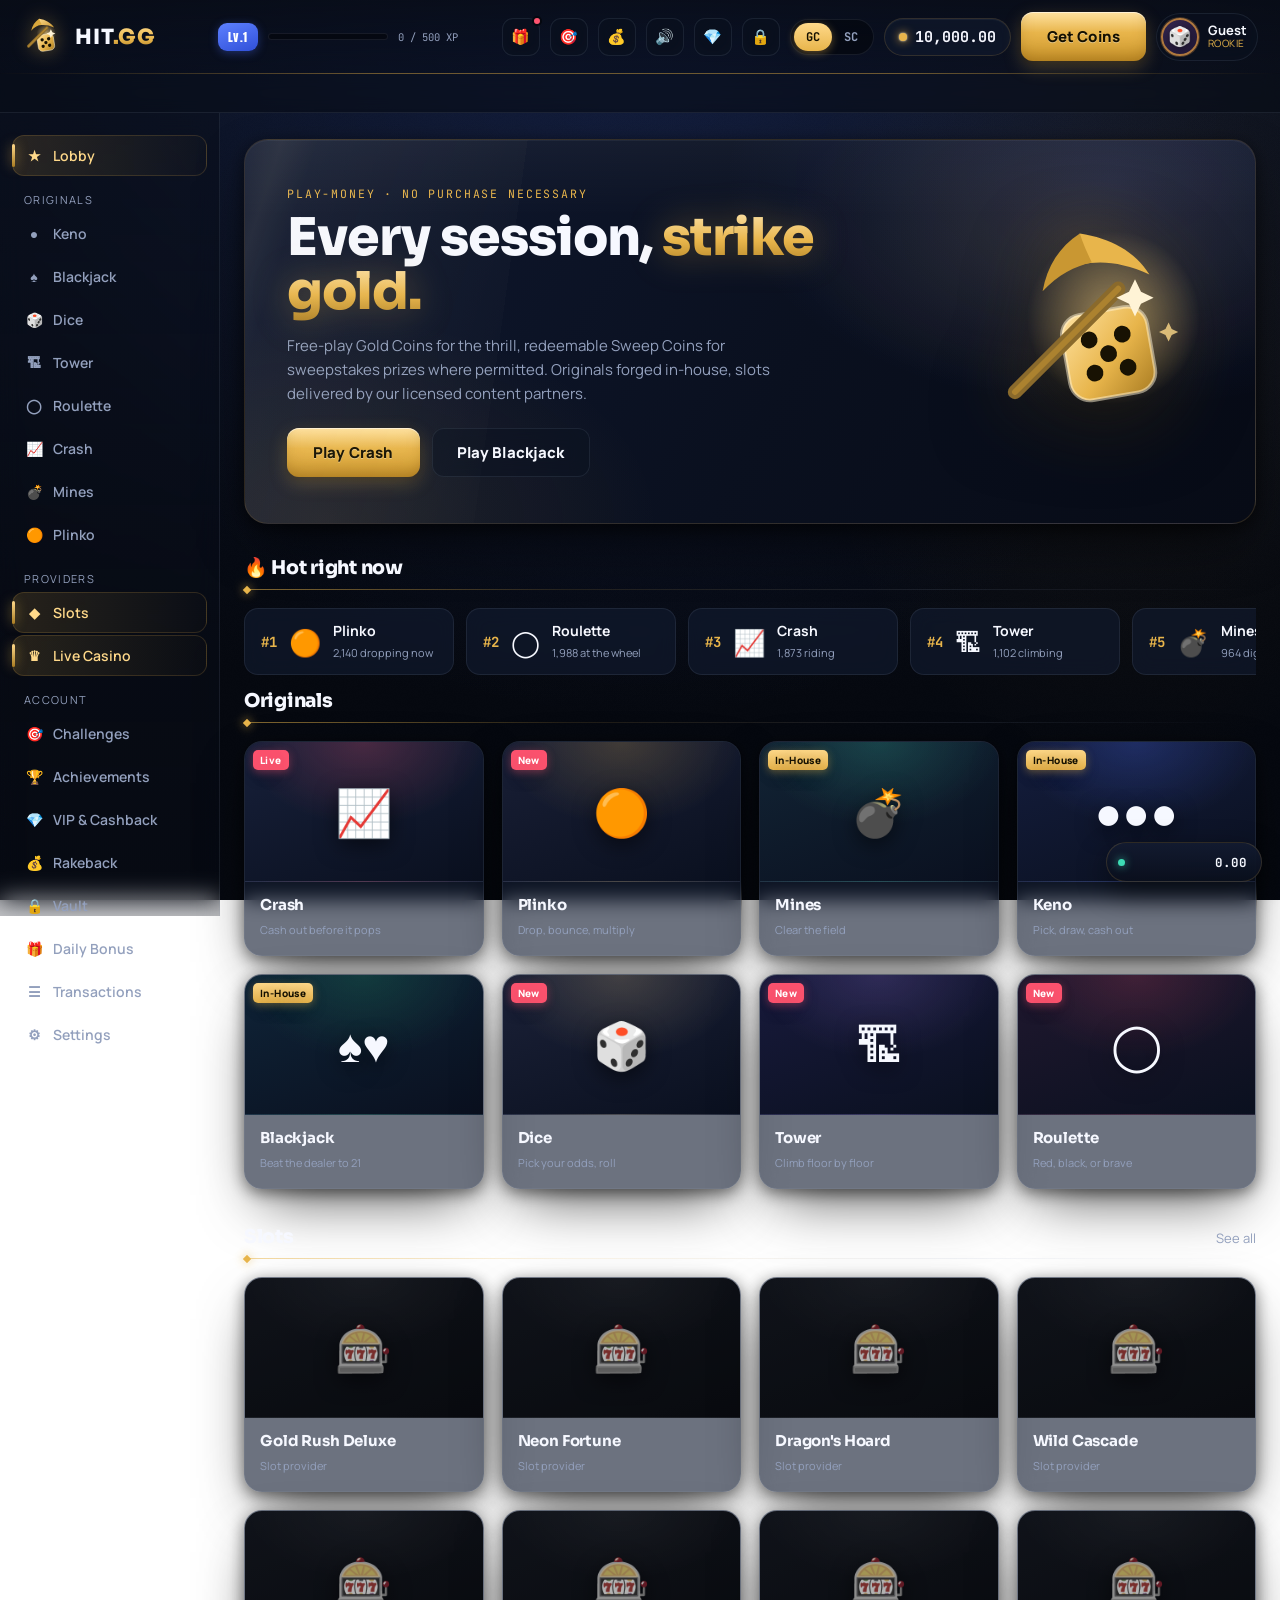
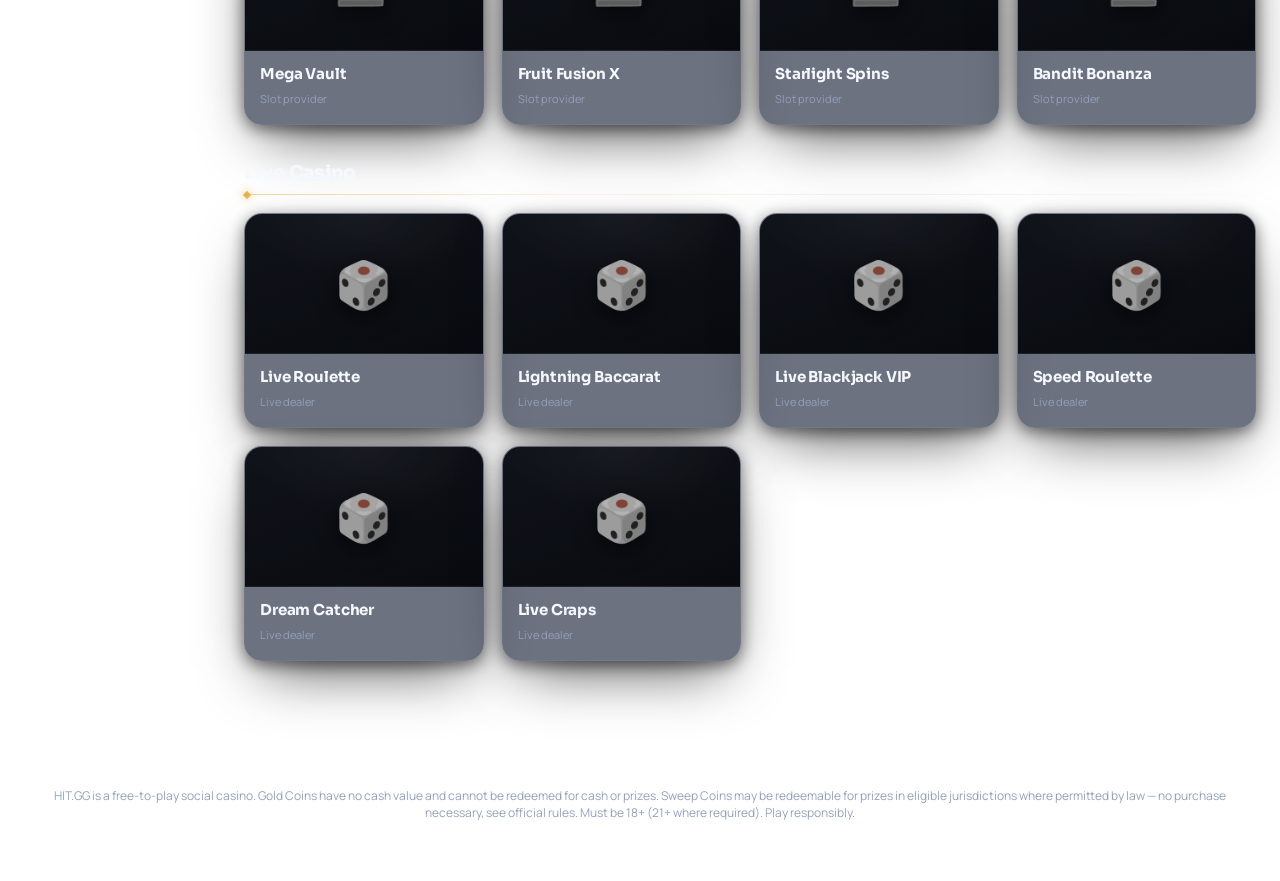
<file: v7 moment/hit-gg/index.html>
<!DOCTYPE html>
<html lang="en">
<head>
<meta charset="UTF-8">
<meta name="viewport" content="width=device-width, initial-scale=1.0">
<title>HIT.GG — Social Casino</title>
<link rel="preconnect" href="https://fonts.googleapis.com">
<link href="https://fonts.googleapis.com/css2?family=Anton&family=Sora:wght@600;700;800&family=Manrope:wght@400;500;600;700;800&family=JetBrains+Mono:wght@400;500;700&display=swap" rel="stylesheet">
<meta name="theme-color" content="#05080f">
<link rel="icon" href="data:image/svg+xml,%3Csvg xmlns='http://www.w3.org/2000/svg' viewBox='0 0 64 64'%3E%3Crect x='22' y='26' width='26' height='26' rx='6' transform='rotate(-8 35 39)' fill='%23e8b54b'/%3E%3Ccircle cx='30' cy='34' r='2.6' fill='%23141001'/%3E%3Ccircle cx='40' cy='36' r='2.6' fill='%23141001'/%3E%3Ccircle cx='31' cy='44' r='2.6' fill='%23141001'/%3E%3Ccircle cx='41' cy='46' r='2.6' fill='%23141001'/%3E%3Cpath d='M14 40 42 12' stroke='%23a97c22' stroke-width='4' stroke-linecap='round'/%3E%3Cpath d='M30 4c8 2 14 6 18 12-7-3-13-3-18-2-1-4-1-7 0-10z' fill='%23ffd98a'/%3E%3C/svg%3E">
<link rel="stylesheet" href="css/style.css">
</head>
<body>

<div class="topbar">
  <button class="mobile-nav-toggle" onclick="toggleSidenav()" title="Menu">&#9776;</button>
  <div class="brand" onclick="showView('lobby')">
    <div class="mark" aria-hidden="true">
      <svg viewBox="0 0 64 64" xmlns="http://www.w3.org/2000/svg" role="img" aria-label="HIT.GG — pickaxe striking a golden die">
        <defs>
          <linearGradient id="mk-die" x1="0" y1="0" x2="1" y2="1">
            <stop offset="0" stop-color="#ffe2a0"/>
            <stop offset=".55" stop-color="#e8b54b"/>
            <stop offset="1" stop-color="#a97c22"/>
          </linearGradient>
          <linearGradient id="mk-head" x1="0" y1="0" x2="1" y2="1">
            <stop offset="0" stop-color="#ffd98a"/>
            <stop offset="1" stop-color="#c99732"/>
          </linearGradient>
          <radialGradient id="mk-glow" cx=".5" cy=".5" r=".5">
            <stop offset="0" stop-color="#ffd98a" stop-opacity=".9"/>
            <stop offset="1" stop-color="#ffd98a" stop-opacity="0"/>
          </radialGradient>
        </defs>
        <!-- impact glow -->
        <circle cx="37" cy="27" r="15" fill="url(#mk-glow)" opacity=".7"/>
        <!-- die -->
        <g transform="rotate(-9 36 41)">
          <rect x="24" y="28" width="25" height="25" rx="6.5" fill="url(#mk-die)" stroke="#fff3d6" stroke-opacity=".55" stroke-width="1.4"/>
          <circle cx="31.5" cy="35.5" r="2.5" fill="#181203"/>
          <circle cx="41.5" cy="35.5" r="2.5" fill="#181203"/>
          <circle cx="36.5" cy="40.5" r="2.5" fill="#181203"/>
          <circle cx="31.5" cy="45.5" r="2.5" fill="#181203"/>
          <circle cx="41.5" cy="45.5" r="2.5" fill="#181203"/>
        </g>
        <!-- pickaxe handle -->
        <path d="M10 46 38 18" stroke="#8a6a2c" stroke-width="4.6" stroke-linecap="round"/>
        <path d="M10 46 38 18" stroke="#c99732" stroke-width="2" stroke-linecap="round" opacity=".6"/>
        <!-- pickaxe head -->
        <path d="M26 4c10 1.5 18 6 23 13.5-8.5-4-16-4.6-22.5-3.3-1.6-3.6-1.8-7-0.5-10.2z" fill="url(#mk-head)"/>
        <path d="M26 4c-6.5 4.5-10.5 10.5-12 18.5 5-5.5 10.5-8.5 16-9.5-1.6-3-2.9-6-4-9z" fill="#d9a83c"/>
        <!-- spark -->
        <path d="M44 20l2.2 4.6 4.6 2.2-4.6 2.2L44 33.6l-2.2-4.6-4.6-2.2 4.6-2.2z" fill="#fff3d6"/>
      </svg>
    </div>
    <h1>HIT<em>.GG</em></h1>
  </div>
  <div class="level-cluster" title="Level progress">
    <div class="level-badge" id="level-badge">Lv.1</div>
    <div class="level-bar"><div class="level-fill" id="level-fill"></div></div>
    <small id="level-xp-label" class="mono">0 / 500 XP</small>
  </div>
  <div class="wallet-cluster">
    <button class="icon-btn" id="daily-btn" onclick="openDailyModal()" data-tip="Daily ore drop" aria-label="Daily bonus">
      <span>&#127873;</span><span class="ping-dot" id="daily-dot"></span>
    </button>
    <button class="icon-btn" id="challenges-btn" onclick="openChallengesModal()" data-tip="Pit-boss challenges" aria-label="Challenges">
      <span>&#127919;</span><span class="ping-dot" id="challenges-dot"></span>
    </button>
    <button class="icon-btn" onclick="openRakebackModal()" data-tip="Rakeback — your cut of the vein" aria-label="Rakeback">&#128176;</button>
    <button class="icon-btn" id="sound-toggle" onclick="toggleSound()" data-tip="Canary in the coal mine" aria-label="Sound">&#128266;</button>
    <button class="icon-btn" onclick="openVipModal()" data-tip="VIP &amp; cashback" aria-label="VIP and cashback">&#128142;</button>
    <button class="icon-btn" id="vault-btn" onclick="Vault.open()" data-tip="Vault — lock coins away" aria-label="Vault">
      <span>&#128274;</span><span class="ping-dot gold" id="vault-dot" style="display:none;"></span>
    </button>
    <div class="toggle-cur">
      <button id="btn-gc" class="active" onclick="setCurrency('GC')">GC</button>
      <button id="btn-sc" onclick="setCurrency('SC')">SC</button>
    </div>
    <div class="balance-pill" id="balance-pill">
      <div class="dot"></div>
      <b id="balance-display" class="mono">10,000.00</b>
    </div>
    <button class="btn btn-gold" onclick="openDepositModal()">Get Coins</button>
    <div class="profile-chip" title="Profile"></div>
  </div>
</div>

<div class="ticker-wrap">
  <div class="ticker" id="ticker"></div>
</div>

<div class="shell">
  <div class="sidenav">
    <div class="navitem active" data-view="lobby" onclick="showView('lobby')"><span class="ic">&#9733;</span> Lobby</div>
    <div class="group-label">Originals</div>
    <div class="navitem" data-view="keno" onclick="showView('keno')"><span class="ic">&#9679;</span> Keno</div>
    <div class="navitem" data-view="blackjack" onclick="showView('blackjack')"><span class="ic">&#9824;</span> Blackjack</div>
    <div class="navitem" data-view="dice" onclick="showView('dice')"><span class="ic">&#127922;</span> Dice</div>
    <div class="navitem" data-view="tower" onclick="showView('tower')"><span class="ic">&#127959;</span> Tower</div>
    <div class="navitem" data-view="roulette" onclick="showView('roulette')"><span class="ic">&#9711;</span> Roulette</div>
    <div class="navitem" data-view="crash" onclick="showView('crash')"><span class="ic">&#128200;</span> Crash</div>
    <div class="navitem" data-view="mines" onclick="showView('mines')"><span class="ic">&#128163;</span> Mines</div>
    <div class="navitem" data-view="plinko" onclick="showView('plinko')"><span class="ic">&#128992;</span> Plinko</div>
    <div class="group-label">Providers</div>
    <div class="navitem" data-view="lobby" onclick="showView('lobby')"><span class="ic">&#9670;</span> Slots</div>
    <div class="navitem" data-view="lobby" onclick="showView('lobby')"><span class="ic">&#9819;</span> Live Casino</div>
    <div class="group-label">Account</div>
    <div class="navitem" onclick="closeSidenav(); openChallengesModal()"><span class="ic">&#127919;</span> Challenges</div>
    <div class="navitem" onclick="closeSidenav(); openAchievementsModal()"><span class="ic">&#127942;</span> Achievements</div>
    <div class="navitem" onclick="closeSidenav(); openVipModal()"><span class="ic">&#128142;</span> VIP &amp; Cashback</div>
    <div class="navitem" onclick="closeSidenav(); openRakebackModal()"><span class="ic">&#128176;</span> Rakeback</div>
    <div class="navitem" onclick="closeSidenav(); Vault.open()"><span class="ic">&#128274;</span> Vault</div>
    <div class="navitem" onclick="closeSidenav(); openDailyModal()"><span class="ic">&#127873;</span> Daily Bonus</div>
    <div class="navitem"><span class="ic">&#9776;</span> Transactions</div>
    <div class="navitem"><span class="ic">&#9881;</span> Settings</div>
  </div>
  <div class="sidenav-backdrop" id="sidenav-backdrop" onclick="closeSidenav()"></div>

  <div class="main">

    <!-- LOBBY -->
    <div class="view active" id="view-lobby">
      <div class="hero">
        <div class="hero-inner">
          <div class="eyebrow">Play-Money · No Purchase Necessary</div>
          <h1>Every session, <em>strike gold.</em></h1>
          <p>Free-play Gold Coins for the thrill, redeemable Sweep Coins for sweepstakes prizes where permitted. Originals forged in-house, slots delivered by our licensed content partners.</p>
          <div class="hero-cta">
            <button class="btn btn-gold" onclick="showView('crash')">Play Crash</button>
            <button class="btn btn-ghost" onclick="showView('blackjack')">Play Blackjack</button>
          </div>
        </div>
        <svg class="hero-art" viewBox="0 0 200 200" xmlns="http://www.w3.org/2000/svg" aria-hidden="true">
          <defs>
            <linearGradient id="ha-die" x1="0" y1="0" x2="1" y2="1">
              <stop offset="0" stop-color="#ffe2a0"/><stop offset=".55" stop-color="#e8b54b"/><stop offset="1" stop-color="#a97c22"/>
            </linearGradient>
            <radialGradient id="ha-glow" cx=".5" cy=".5" r=".5">
              <stop offset="0" stop-color="#ffd98a" stop-opacity=".55"/><stop offset="1" stop-color="#ffd98a" stop-opacity="0"/>
            </radialGradient>
          </defs>
          <circle cx="112" cy="88" r="72" fill="url(#ha-glow)"/>
          <g transform="rotate(-10 108 118)">
            <rect x="72" y="82" width="72" height="72" rx="17" fill="url(#ha-die)" stroke="#fff3d6" stroke-opacity=".5" stroke-width="3"/>
            <circle cx="94" cy="104" r="7" fill="#181203"/><circle cx="122" cy="104" r="7" fill="#181203"/>
            <circle cx="108" cy="118" r="7" fill="#181203"/>
            <circle cx="94" cy="132" r="7" fill="#181203"/><circle cx="122" cy="132" r="7" fill="#181203"/>
          </g>
          <path d="M30 150 116 64" stroke="#8a6a2c" stroke-width="12" stroke-linecap="round"/>
          <path d="M30 150 116 64" stroke="#c99732" stroke-width="5" stroke-linecap="round" opacity=".55"/>
          <path d="M84 18c26 4 46 15 58 34-22-10-41-12-57-8-4-9-4.6-17.6-1-26z" fill="#e8b54b"/>
          <path d="M84 18C67 29 57 45 53 66c13-14 27-21 41-24-4-8-7.4-16-10-24z" fill="#c99732"/>
          <path d="M130 56l5 10.5 10.5 5-10.5 5-5 10.5-5-10.5-10.5-5 10.5-5z" fill="#fff3d6"/>
          <path d="M158 92l2.6 5.4 5.4 2.6-5.4 2.6-2.6 5.4-2.6-5.4-5.4-2.6 5.4-2.6z" fill="#ffd98a" opacity=".8"/>
        </svg>
      </div>

      <div class="section-head"><h2>&#128293; Hot right now</h2></div>
      <div class="hot-strip" id="hot-strip"></div>

      <div class="fav-section" id="fav-section" style="display:none;">
        <div class="section-head"><h2>&#11088; Your favorites</h2></div>
        <div class="grid" id="fav-grid"></div>
      </div>

      <div class="section-head"><h2>Originals</h2></div>
      <div class="grid">
        <div class="tile" data-game="crash" onclick="showView('crash')">
          <button class="fav-star" onclick="event.stopPropagation(); toggleFavorite('crash')">&#9734;</button>
          <div class="art">&#128200;<span class="tag hot">Live</span></div>
          <div class="info"><h3>Crash</h3><small>Cash out before it pops</small></div>
        </div>
        <div class="tile" data-game="plinko" onclick="showView('plinko')">
          <button class="fav-star" onclick="event.stopPropagation(); toggleFavorite('plinko')">&#9734;</button>
          <div class="art">&#128992;<span class="tag hot">New</span></div>
          <div class="info"><h3>Plinko</h3><small>Drop, bounce, multiply</small></div>
        </div>
        <div class="tile" data-game="mines" onclick="showView('mines')">
          <button class="fav-star" onclick="event.stopPropagation(); toggleFavorite('mines')">&#9734;</button>
          <div class="art">&#128163;<span class="tag originals">In-House</span></div>
          <div class="info"><h3>Mines</h3><small>Clear the field</small></div>
        </div>
        <div class="tile" data-game="keno" onclick="showView('keno')">
          <button class="fav-star" onclick="event.stopPropagation(); toggleFavorite('keno')">&#9734;</button>
          <div class="art">&#9679;&#9679;&#9679;<span class="tag originals">In-House</span></div>
          <div class="info"><h3>Keno</h3><small>Pick, draw, cash out</small></div>
        </div>
        <div class="tile" data-game="blackjack" onclick="showView('blackjack')">
          <button class="fav-star" onclick="event.stopPropagation(); toggleFavorite('blackjack')">&#9734;</button>
          <div class="art">&#9824;&#9829;<span class="tag originals">In-House</span></div>
          <div class="info"><h3>Blackjack</h3><small>Beat the dealer to 21</small></div>
        </div>
        <div class="tile" data-game="dice" onclick="showView('dice')">
          <button class="fav-star" onclick="event.stopPropagation(); toggleFavorite('dice')">&#9734;</button>
          <div class="art">&#127922;<span class="tag hot">New</span></div>
          <div class="info"><h3>Dice</h3><small>Pick your odds, roll</small></div>
        </div>
        <div class="tile" data-game="tower" onclick="showView('tower')">
          <button class="fav-star" onclick="event.stopPropagation(); toggleFavorite('tower')">&#9734;</button>
          <div class="art">&#127959;<span class="tag hot">New</span></div>
          <div class="info"><h3>Tower</h3><small>Climb floor by floor</small></div>
        </div>
        <div class="tile" data-game="roulette" onclick="showView('roulette')">
          <button class="fav-star" onclick="event.stopPropagation(); toggleFavorite('roulette')">&#9734;</button>
          <div class="art">&#9711;<span class="tag hot">New</span></div>
          <div class="info"><h3>Roulette</h3><small>Red, black, or brave</small></div>
        </div>
      </div>

      <div class="section-head"><h2>Slots</h2><span class="see-all">See all</span></div>
      <div class="grid" id="slots-grid"></div>

      <div class="section-head"><h2>Live Casino</h2></div>
      <div class="grid" id="live-grid"></div>
    </div>

    <!-- KENO -->
    <div class="view" id="view-keno">
      <span class="back-link" onclick="showView('lobby')">&larr; Lobby</span>
      <div class="game-shell">
        <div class="game-head">
          <h2>Keno</h2>
          <div class="keno-info" style="margin:0; display:flex; gap:12px;">
            <div class="stat"><small>Picks</small><b id="k-picks">0/10</b></div>
            <div class="stat"><small>Draws</small><b id="k-draws" class="mono">10</b></div>
            <div class="stat"><small>Hits</small><b id="k-hits">&mdash;</b></div>
            <div class="stat"><small>Multiplier</small><b id="k-mult">&mdash;</b></div>
            <div class="stat"><small>Top pay</small><b id="k-top" class="mono">&mdash;</b></div>
          </div>
        </div>

        <div class="keno-diff-row">
          <span class="side-label" style="margin:0;">Risk</span>
          <button class="keno-diff-btn" data-diff="low" onclick="kenoSetDifficulty('low')">Low</button>
          <button class="keno-diff-btn active" data-diff="medium" onclick="kenoSetDifficulty('medium')">Medium</button>
          <button class="keno-diff-btn" data-diff="high" onclick="kenoSetDifficulty('high')">High</button>
          <button class="keno-diff-btn extreme" data-diff="extreme" onclick="kenoSetDifficulty('extreme')">Extreme</button>
        </div>

        <div id="k-result" class="result-banner"></div>
        <div class="keno-grid" id="keno-grid"></div>
        <div class="k-paytable" id="k-paytable"></div>

        <div class="bet-row">
          <div class="bet-box"><span>Bet</span><input type="number" id="k-bet" value="10" min="1" step="1"></div>
          <button class="chip-btn" onclick="kenoAdjustBet(0.5)">½x</button>
          <button class="chip-btn" onclick="kenoAdjustBet(2)">2x</button>
          <button class="chip-btn" onclick="kenoClear()">Clear picks</button>
          <button class="chip-btn" onclick="kenoQuickPick()">Quick pick</button>
          <button class="btn btn-gold" style="margin-left:auto;" onclick="kenoPlay()" id="k-play-btn">Draw</button>
        </div>
        <div id="keno-auto-mount"></div>
        <p style="color:var(--text-dim); font-size:12px; max-width:640px;">Pick 1&ndash;10 numbers, choose a risk level, then draw. Low pays small and often; Extreme draws fewer numbers and pays almost nothing until the top hits &mdash; then pays huge. Demo paytable &mdash; for entertainment only.</p>
      </div>
    </div>

    <!-- BLACKJACK -->
    <div class="view" id="view-blackjack">
      <span class="back-link" onclick="showView('lobby')">&larr; Lobby</span>
      <div class="game-shell">
        <div class="game-head">
          <h2>Blackjack</h2>
          <div class="stat"><small>Shoe</small><b id="bj-shoe" class="mono">52 cards</b></div>
        </div>

        <div id="bj-result" class="result-banner"></div>

        <div class="table-felt bj-felt">
          <div class="felt-glow" id="bj-felt-glow"></div>
          <div class="bj-hand" id="row-dealer">
            <div class="cards bj-cards" id="bj-dealer-cards"></div>
            <div class="bj-total-badge" id="bj-dealer-badge"><span>Dealer</span><b id="bj-dealer-total">—</b></div>
          </div>
          <div class="bj-divider"></div>
          <div class="bj-hand" id="row-player">
            <div class="bj-total-badge you" id="bj-player-badge"><span>You</span><b id="bj-player-total">—</b></div>
            <div class="cards bj-cards" id="bj-player-cards"></div>
          </div>
          <div class="chip-stack" id="bj-chip-stack"></div>
        </div>

        <div class="bet-row">
          <div class="bet-box"><span>Bet</span><input type="number" id="bj-bet" value="25" min="1" step="1" oninput="document.getElementById('bj-chip-stack').innerHTML = chipStackHTML(parseFloat(this.value||0))"></div>
          <button class="chip-btn" onclick="bjAdjustBet(0.5)">½x</button>
          <button class="chip-btn" onclick="bjAdjustBet(2)">2x</button>
          <div class="bj-actions" style="margin-left:auto;">
            <button class="btn btn-gold" id="bj-deal" onclick="bjDeal()">Deal</button>
            <button class="btn btn-ghost" id="bj-hit" onclick="bjHit()" disabled>Hit</button>
            <button class="btn btn-ghost" id="bj-stand" onclick="bjStand()" disabled>Stand</button>
            <button class="btn btn-ghost" id="bj-double" onclick="bjDouble()" disabled>Double</button>
            <button class="chip-btn" id="bj-hint-btn" onclick="bjToggleHint()" data-tip="Glow the basic-strategy play">Hint</button>
          </div>
        </div>
        <div id="bj-auto-mount"></div>
        <p style="color:var(--text-dim); font-size:12px;">Dealer stands on all 17s (including soft 17). Blackjack pays 3:2. Double on any first two cards. Single 52-card shoe, reshuffled each hand.</p>
      </div>
    </div>

    <!-- CRASH -->
    <div class="view" id="view-crash">
      <span class="back-link" onclick="showView('lobby')">&larr; Lobby</span>
      <div class="game-shell">
        <div class="game-head"><h2>Crash</h2></div>

        <div class="crash-history" id="crash-history"></div>

        <div class="crash-wrap">
          <canvas class="crash-canvas" id="crash-canvas"></canvas>
          <div class="crash-rocket" id="crash-rocket">🚀</div>
          <div class="crash-hud">
            <div class="crash-mult" id="crash-mult">1.00x</div>
            <div class="crash-status" id="crash-status">Loading…</div>
          </div>
        </div>

        <div class="crash-controls">
          <div class="bet-box"><span>Bet</span><input type="number" id="crash-bet" value="20" min="1" step="1"></div>
          <div class="autocash-box"><span>Auto @</span><input type="number" id="crash-auto" placeholder="off" min="1.01" step="0.1"><span>x</span></div>
          <button class="btn btn-gold" id="crash-bet-btn" onclick="crashPlaceBet()">Place Bet</button>
          <button class="btn btn-ghost" id="crash-cashout" onclick="crashCashOut()" disabled>Cash Out</button>
        </div>
        <div id="crash-auto-mount"></div>
        <p style="color:var(--text-dim); font-size:12px; margin-top:14px;">Place a bet before the round starts, then cash out any time before the rocket pops. Miss the window and the bet is lost.</p>
      </div>
    </div>

    <!-- MINES -->
    <div class="view" id="view-mines">
      <span class="back-link" onclick="showView('lobby')">&larr; Lobby</span>
      <div class="game-shell">
        <div class="game-head"><h2>Mines</h2></div>

        <div id="mines-result" class="result-banner"></div>

        <div class="mines-layout">
          <div class="mines-board" id="mines-grid"></div>
          <div class="mines-side">
            <div class="stat" style="margin-bottom:16px; width:100%;">
              <small>Current multiplier</small>
              <b id="mines-current-mult" style="font-size:24px;">1.00x</b>
            </div>
            <div class="mines-multrow" id="mines-mult-row"></div>

            <div class="select-row">
              <label style="font-size:12px; color:var(--text-dim);">Mines</label>
              <select id="mines-count"></select>
            </div>
            <div class="bet-box" style="margin-bottom:14px;"><span>Bet</span><input type="number" id="mines-bet" value="20" min="1" step="1"></div>

            <div style="display:flex; gap:10px;">
              <button class="btn btn-gold" id="mines-start" onclick="minesStart()">Start</button>
              <button class="btn btn-ghost" id="mines-cashout" onclick="minesCashOut()" disabled>Cash Out</button>
            </div>
            <div class="select-row" style="margin-top:12px;">
              <label style="font-size:12px; color:var(--text-dim);" data-tip="Tiles revealed per auto round before cashing out">Auto: reveal</label>
              <select id="mines-auto-tiles"></select>
            </div>
            <div id="mines-auto-mount"></div>
            <p style="color:var(--text-dim); font-size:12px; margin-top:16px;">Pick how many mines are hidden in the 5×5 field, then reveal tiles. Every safe tile raises your multiplier — cash out before you hit a mine.</p>
          </div>
        </div>
      </div>
    </div>

    <!-- PLINKO -->
    <div class="view" id="view-plinko">
      <span class="back-link" onclick="showView('lobby')">&larr; Lobby</span>
      <div class="game-shell">
        <div class="game-head">
          <h2>Plinko</h2>
          <div class="crash-history" id="plk-history" style="margin:0;"></div>
        </div>

        <div class="plinko-layout">
          <div class="plinko-board-wrap">
            <div class="plinko-canvas-wrap"><canvas id="plinko-canvas"></canvas></div>
            <div class="plinko-bins-row"><div class="plk-bins" id="plinko-bins"></div></div>
          </div>
          <div class="plinko-side">
            <label class="side-label">Risk</label>
            <div class="plk-risk-row">
              <button class="plk-risk-btn" data-risk="low">Low</button>
              <button class="plk-risk-btn active" data-risk="med">Medium</button>
              <button class="plk-risk-btn" data-risk="high">High</button>
            </div>
            <label class="side-label">Rows</label>
            <div class="select-row" style="margin-bottom:14px;"><select id="plk-rows"></select></div>
            <div class="bet-box" style="margin-bottom:12px;"><span>Bet / ball</span><input type="number" id="plk-bet" value="10" min="1" step="1"></div>
            <div style="display:flex; gap:8px; margin-bottom:14px;">
              <button class="chip-btn" onclick="plinkoAdjustBet(0.5)">½x</button>
              <button class="chip-btn" onclick="plinkoAdjustBet(2)">2x</button>
            </div>
            <button class="btn btn-gold" style="width:100%;" id="plk-drop-btn" onclick="plinkoDrop()">Drop ball</button>
            <div id="plk-auto-mount"></div>
            <p style="color:var(--text-dim); font-size:12px; margin-top:14px;">Every ball bounces down the pegs and pays the bin it lands in. Higher risk pushes value to the edges. Demo paytable &mdash; entertainment only.</p>
          </div>
        </div>
      </div>
    </div>

    <!-- DICE -->
    <div class="view" id="view-dice">
      <span class="back-link" onclick="showView('lobby')">&larr; Lobby</span>
      <div class="game-shell">
        <div class="game-head">
          <h2>Dice</h2>
          <div class="dice-history" id="dice-history"></div>
        </div>

        <div id="dice-result-banner" class="result-banner"></div>

        <div class="dice-stage">
          <div class="dice-readout mono" id="dice-readout">50.00</div>
          <div class="dice-track">
            <div class="dice-zone" id="dice-zone"></div>
            <div class="dice-marker" id="dice-marker"></div>
            <div class="dice-scale mono"><span>0</span><span>25</span><span>50</span><span>75</span><span>100</span></div>
          </div>
          <input type="range" id="dice-slider" class="dice-slider" min="2" max="98" value="50">
          <div class="dice-target mono" id="dice-target-label">Roll over 50</div>
        </div>

        <div class="dice-stats">
          <div class="stat"><small>Win chance</small><b id="dice-chance" class="mono">50%</b></div>
          <div class="stat"><small>Multiplier</small><b id="dice-mult" class="mono">1.98x</b></div>
          <div class="stat"><small>Payout on win</small><b id="dice-payout" class="mono">0.00</b></div>
        </div>

        <div class="bet-row">
          <div class="dice-mode-row">
            <button class="dice-mode-btn" data-mode="under" onclick="diceSetMode('under')">Roll Under</button>
            <button class="dice-mode-btn active" data-mode="over" onclick="diceSetMode('over')">Roll Over</button>
          </div>
          <div class="bet-box"><span>Bet</span><input type="number" id="dice-bet" value="10" min="1" step="1" oninput="diceUpdateStats()"></div>
          <button class="chip-btn" onclick="diceAdjustBet(0.5)">&frac12;x</button>
          <button class="chip-btn" onclick="diceAdjustBet(2)">2x</button>
          <button class="btn btn-gold" style="margin-left:auto;" id="dice-roll-btn" onclick="diceRoll()">Roll</button>
        </div>
        <div id="dice-auto-mount"></div>
        <p style="color:var(--text-dim); font-size:12px; max-width:640px;">Slide to set your target &mdash; tighter odds pay a bigger multiplier (99 &divide; win chance). Demo RNG &mdash; entertainment only.</p>
      </div>
    </div>

    <!-- TOWER -->
    <div class="view" id="view-tower">
      <span class="back-link" onclick="showView('lobby')">&larr; Lobby</span>
      <div class="game-shell">
        <div class="game-head">
          <h2>Tower</h2>
          <div class="keno-info" style="margin:0; display:flex; gap:12px;">
            <div class="stat"><small>Floor</small><b id="twr-floor" class="mono">&mdash;</b></div>
            <div class="stat"><small>Multiplier</small><b id="twr-mult" class="mono">1.00x</b></div>
            <div class="stat"><small>Top of tower</small><b id="twr-top-mult" class="mono">&mdash;</b></div>
          </div>
        </div>

        <div id="twr-result" class="result-banner"></div>

        <div class="tower-layout">
          <div class="tower-board" id="tower-board"></div>
          <div class="tower-side">
            <label class="side-label">Risk</label>
            <div class="twr-risk-grid">
              <button class="twr-risk-btn" data-risk="low" onclick="towerSetRisk('low')">Low</button>
              <button class="twr-risk-btn active" data-risk="medium" onclick="towerSetRisk('medium')">Medium</button>
              <button class="twr-risk-btn" data-risk="high" onclick="towerSetRisk('high')">High</button>
              <button class="twr-risk-btn extreme" data-risk="extreme" onclick="towerSetRisk('extreme')">Extreme</button>
            </div>
            <div class="bet-box" style="margin-bottom:12px;"><span>Bet</span><input type="number" id="twr-bet" value="10" min="1" step="1"></div>
            <div style="display:flex; gap:8px; margin-bottom:14px;">
              <button class="chip-btn" onclick="towerAdjustBet(0.5)">&frac12;x</button>
              <button class="chip-btn" onclick="towerAdjustBet(2)">2x</button>
            </div>
            <button class="btn btn-gold" style="width:100%; margin-bottom:10px;" id="twr-start-btn" onclick="towerStart()">Start climb</button>
            <button class="btn btn-ghost" style="width:100%;" id="twr-cashout-btn" onclick="towerCashout()" disabled>Cash out</button>
            <div class="select-row" style="margin-top:12px;">
              <label style="font-size:12px; color:var(--text-dim);" data-tip="Floors climbed per auto round before cashing out">Auto: climb to</label>
              <select id="twr-auto-floors"></select>
            </div>
            <div id="twr-auto-mount"></div>
            <p style="color:var(--text-dim); font-size:12px; margin-top:14px;">Pick one safe tile per floor to climb. Cash out any time &mdash; hit a bomb and the run is over. Reach the top for the full ladder. Demo game &mdash; entertainment only.</p>
          </div>
        </div>
      </div>
    </div>

    <!-- ROULETTE -->
    <div class="view" id="view-roulette">
      <span class="back-link" onclick="showView('lobby')">&larr; Lobby</span>
      <div class="game-shell">
        <div class="game-head">
          <h2>Roulette</h2>
          <div class="rl-history" id="rl-history"></div>
        </div>

        <div id="rl-result" class="result-banner"></div>

        <div class="rl-layout">
          <div class="rl-wheel-col">
            <canvas id="rl-wheel" width="460" height="460"></canvas>
            <div class="rl-spin-row">
              <div class="stat"><small>Total bet</small><b class="mono"><span id="rl-total">0</span></b></div>
              <button class="btn btn-gold" id="rl-spin-btn" onclick="rlSpin()" disabled>Spin</button>
              <button class="chip-btn" onclick="rlClearBets()">Clear</button>
            </div>
            <label class="side-label">Chip</label>
            <div class="rl-chip-picker" id="rl-chip-picker"></div>
            <input type="number" id="rl-auto-bet" value="0" style="display:none;" aria-hidden="true">
            <div id="rl-auto-mount"></div>
          </div>
          <div class="rl-table-col">
            <div class="rl-table" id="rl-numbers"></div>
            <div class="rl-outside" id="rl-outside"></div>
          </div>
        </div>
        <p style="color:var(--text-dim); font-size:12px; max-width:640px;">Pick a chip, tap spots to stack bets &mdash; straight numbers pay 36x, dozens 3x, red/black and friends 2x. European single-zero wheel. Demo RNG &mdash; entertainment only.</p>
      </div>
    </div>

  </div>
</div>

<div class="foot">
  HIT.GG is a free-to-play social casino. Gold Coins have no cash value and cannot be redeemed for cash or prizes.
  Sweep Coins may be redeemable for prizes in eligible jurisdictions where permitted by law — no purchase necessary, see official rules.
  Must be 18+ (21+ where required). Play responsibly.
</div>

<!-- ===== DEPOSIT MODAL (Stripe + Crypto) ===== -->
<div class="modal-overlay" id="modal-deposit" onclick="if(event.target===this) closeModal('modal-deposit')">
  <div class="modal-card modal-wide">
    <div class="modal-head">
      <h3>Get Coins</h3>
      <span class="modal-close" onclick="closeModal('modal-deposit')">&times;</span>
    </div>
    <div class="deposit-tabs">
      <button id="tab-stripe-btn" class="active" onclick="setDepositTab('stripe')">Card / Stripe</button>
      <button id="tab-crypto-btn" onclick="setDepositTab('crypto')">Crypto</button>
    </div>

    <div class="deposit-panel active" id="tab-stripe-panel">
      <p class="modal-sub">Gold Coin packages — Sweep Coins are included as a free bonus with purchase, as required for sweepstakes-model promotions. No purchase necessary; see official rules.</p>
      <div class="pkg-grid" id="gc-packages"></div>
      <p class="modal-footnote">Checkout is a placeholder — <code>startStripeCheckout()</code> in <code>js/wallet.js</code> is where you wire this to a real Stripe Checkout Session created on your backend.</p>
    </div>

    <div class="deposit-panel" id="tab-crypto-panel">
      <p class="modal-sub">Deposit crypto to receive Sweep Coins at the current rate. Confirmations required before SC is credited.</p>
      <div class="crypto-coin-picker" id="crypto-coin-picker"></div>
      <div class="crypto-address-box" id="crypto-address-box">
        <small>Send <span id="crypto-selected-coin">BTC</span> only to this address</small>
        <div class="addr-row">
          <span class="addr-text mono">Loading…</span>
          <button class="chip-btn" id="crypto-copy-btn" onclick="copyCryptoAddress()">Copy</button>
        </div>
      </div>
      <p class="modal-footnote">Placeholder address — <code>startCryptoDeposit()</code> in <code>js/wallet.js</code> is where you request a real deposit address from your custody/payment processor and confirm on-chain before crediting SC.</p>
    </div>
  </div>
</div>

<!-- ===== DAILY BONUS MODAL ===== -->
<div class="modal-overlay" id="modal-daily" onclick="if(event.target===this) closeModal('modal-daily')">
  <div class="modal-card">
    <div class="modal-head">
      <h3>Daily Bonus</h3>
      <span class="modal-close" onclick="closeModal('modal-daily')">&times;</span>
    </div>
    <p class="modal-sub" id="daily-status">Claim today to start your streak</p>
    <div class="daily-strip" id="daily-strip"></div>
    <button class="btn btn-gold" id="daily-claim-btn" style="width:100%; margin-top:16px;" onclick="handleDailyClaimClick()">Claim today's bonus</button>
    <p class="modal-footnote">Miss a day and the streak resets to Day 1. Day 7 always includes a Sweep Coin bonus.</p>
  </div>
</div>

<!-- ===== RAKEBACK MODAL ===== -->
<div class="modal-overlay" id="modal-rakeback" onclick="if(event.target===this) closeModal('modal-rakeback')">
  <div class="modal-card">
    <div class="modal-head">
      <h3>Rakeback</h3>
      <span class="modal-close" onclick="closeModal('modal-rakeback')">&times;</span>
    </div>
    <p class="modal-sub">Instant rakeback on every bet — you get a share of the house edge back, credited as you play. Bronze starts at 5% and the rate climbs with your VIP tier to 12% at Diamond.</p>
    <div class="rb-stats">
      <div class="stat"><small>Your rate</small><b id="rb-rate" class="mono">5.0%</b></div>
      <div class="stat"><small>Claimable</small><b id="rb-balance" class="mono">0.00 GC</b></div>
      <div class="stat"><small>Lifetime earned</small><b id="rb-lifetime" class="mono">0.00 GC</b></div>
    </div>
    <button class="btn btn-gold" id="rb-claim-btn" style="width:100%; margin-top:16px;" onclick="claimRakeback()" disabled>Claim rakeback</button>
    <p class="modal-footnote">The rate is a share of the ~1% house edge, not of your wager. It accrues in whichever currency (GC/SC) you're playing — switch up top to view or claim the other balance. Doubles on 2x boost weekends.</p>
  </div>
</div>

<!-- ===== CHALLENGES MODAL ===== -->
<div class="modal-overlay" id="modal-challenges" onclick="if(event.target===this) closeModal('modal-challenges')">
  <div class="modal-card modal-wide">
    <div class="modal-head">
      <h3>Challenges</h3>
      <span class="modal-close" onclick="closeModal('modal-challenges')">&times;</span>
    </div>
    <p class="modal-sub">A fresh set of four challenges rotates in every day. Missing one just means it's swapped out tomorrow — no penalty.</p>
    <div class="challenges-grid" id="challenges-list"></div>
    <div class="section-head" style="margin-top:20px;"><h2 style="font-size:16px;">This week</h2></div>
    <div id="weekly-challenge"></div>
  </div>
</div>

<!-- ===== ACHIEVEMENTS MODAL ===== -->
<div class="modal-overlay" id="modal-achievements" onclick="if(event.target===this) closeModal('modal-achievements')">
  <div class="modal-card modal-wide">
    <div class="modal-head">
      <h3>Achievements <small class="mono" id="ach-count" style="color:var(--text-dim); font-weight:500; font-size:13px;"></small></h3>
      <span class="modal-close" onclick="closeModal('modal-achievements')">&times;</span>
    </div>
    <p class="modal-sub">Earned by playing — once unlocked, they're yours for good.</p>
    <div class="achievements-grid" id="achievements-grid"></div>
  </div>
</div>

<!-- ===== VIP & CASHBACK MODAL ===== -->
<div class="modal-overlay" id="modal-vip" onclick="if(event.target===this) closeModal('modal-vip')">
  <div class="modal-card modal-wide">
    <div class="modal-head">
      <h3>VIP &amp; Cashback</h3>
      <span class="modal-close" onclick="closeModal('modal-vip')">&times;</span>
    </div>
    <p class="modal-sub">Loyalty tiers unlock as you level up and never expire. Weekly cashback is a flat percentage of what you wagered the previous week — it lands automatically every Monday, ready whenever you are.</p>
    <div id="vip-panel"></div>
    <div class="section-head" style="margin-top:20px;"><h2 style="font-size:16px;">Weekly cashback</h2></div>
    <div class="rb-stats">
      <div class="stat"><small>Your rate</small><b id="cb-rate" class="mono">2.0%</b></div>
      <div class="stat"><small>Claimable</small><b id="cb-balance" class="mono">0.00 GC</b></div>
    </div>
    <p class="modal-footnote" id="cb-wagered" style="text-align:left;"></p>
    <button class="btn btn-gold" id="cb-claim-btn" style="width:100%; margin-top:8px;" onclick="claimCashback()" disabled>Claim cashback</button>
  </div>
</div>

<!-- ===== PROFILE MODAL ===== -->
<div class="modal-overlay" id="modal-profile" onclick="if(event.target===this) closeModal('modal-profile')">
  <div class="modal-card modal-wide profile-modal">
    <div class="modal-head">
      <h3>Profile</h3>
      <span class="modal-close" onclick="closeModal('modal-profile')">&times;</span>
    </div>
    <div class="profile-showcase" id="profile-showcase"></div>
    <div class="profile-tabs">
      <button class="profile-tab-btn active" data-tab="overview" onclick="setProfileTab('overview')">Overview</button>
      <button class="profile-tab-btn" data-tab="rank" onclick="setProfileTab('rank')">Rank &amp; Avatars</button>
      <button class="profile-tab-btn" data-tab="cosmetics" onclick="setProfileTab('cosmetics')">Cosmetics</button>
      <button class="profile-tab-btn" data-tab="referral" onclick="setProfileTab('referral')">Refer a friend</button>
    </div>
    <div class="profile-body" id="profile-body"></div>
  </div>
</div>

<script src="js/sound.js"></script>
<script src="js/fx.js"></script>
<script src="js/wallet.js"></script>
<script src="js/pl.js"></script>
<script src="js/vault.js"></script>
<script src="js/autoplay.js"></script>
<script src="js/challenges.js"></script>
<script src="js/retention.js"></script>
<script src="js/profile.js"></script>
<script src="js/app.js"></script>
<script src="js/keno.js"></script>
<script src="js/blackjack.js"></script>
<script src="js/crash.js"></script>
<script src="js/mines.js"></script>
<script src="js/plinko.js"></script>
<script src="js/dice.js"></script>
<script src="js/tower.js"></script>
<script src="js/roulette.js"></script>
</body>
</html>
</file>
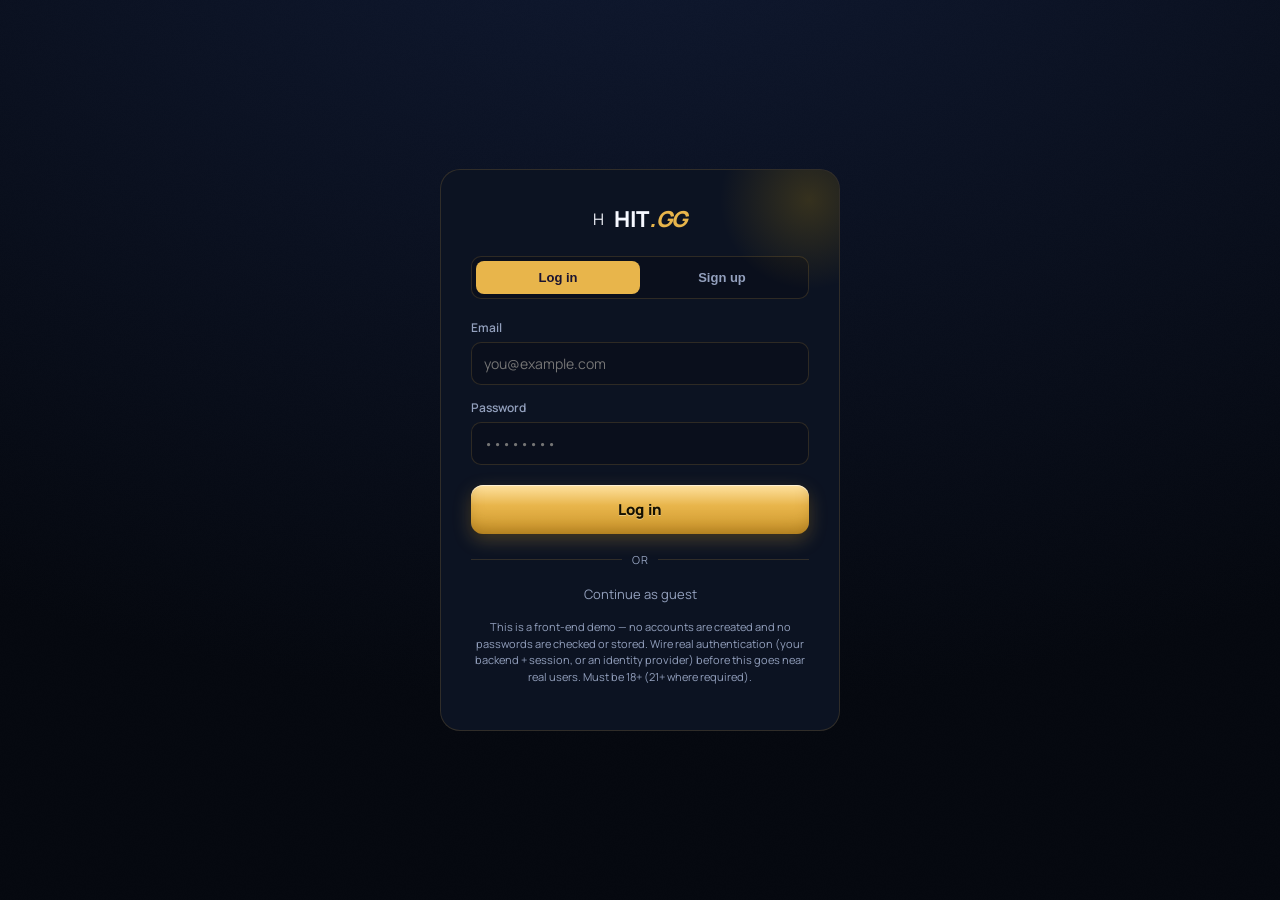
<file: v7 moment/hit-gg/login.html>
<!DOCTYPE html>
<html lang="en">
<head>
<meta charset="UTF-8">
<meta name="viewport" content="width=device-width, initial-scale=1.0">
<title>HIT.GG — Log In</title>
<link rel="preconnect" href="https://fonts.googleapis.com">
<link href="https://fonts.googleapis.com/css2?family=Anton&family=Manrope:wght@400;500;600;700;800&family=JetBrains+Mono:wght@400;500;700&display=swap" rel="stylesheet">
<link rel="stylesheet" href="css/style.css">
</head>
<body>

<div class="auth-screen">
  <div class="auth-card">
    <div class="auth-brand">
      <div class="mark"><span>H</span></div>
      <h1 class="display" style="font-size:22px; margin:0;">HIT<em style="color:var(--gold);">.GG</em></h1>
    </div>

    <div class="auth-tabs">
      <button id="tab-login" class="active" onclick="setAuthMode('login')">Log in</button>
      <button id="tab-signup" onclick="setAuthMode('signup')">Sign up</button>
    </div>

    <form onsubmit="submitAuth(event)">
      <div class="field" id="field-username" style="display:none;">
        <label>Username</label>
        <input type="text" id="auth-username" placeholder="plumraider">
      </div>
      <div class="field">
        <label>Email</label>
        <input type="email" id="auth-email" placeholder="you@example.com" required>
      </div>
      <div class="field">
        <label>Password</label>
        <input type="password" id="auth-pass" placeholder="••••••••" required>
      </div>
      <button type="submit" class="btn btn-gold auth-submit" id="auth-submit-btn">
        <span id="auth-submit-label">Log in</span>
      </button>
    </form>

    <div class="auth-divider">or</div>
    <span class="guest-link" onclick="continueAsGuest()">Continue as guest</span>

    <p class="auth-note">
      This is a front-end demo — no accounts are created and no passwords are checked or stored.
      Wire real authentication (your backend + session, or an identity provider) before this goes near real users.
      Must be 18+ (21+ where required).
    </p>
  </div>
</div>

<script src="js/auth.js"></script>
</body>
</html>
</file>
<file: v7 moment/hit-gg/css/style.css>
:root{
  --bg:#120c1e;
  --bg-alt:#1a1330;
  --card:#221936;
  --card-hi:#2b2144;
  --line: rgba(242,185,12,0.14);
  --gold:#f2b90c;
  --gold-soft:#f7d264;
  --violet:#8b5cf6;
  --teal:#2dd4bf;
  --danger:#ff4d6d;
  --text:#f4f0ff;
  --text-dim:#a99fc4;
  --radius:16px;
  --felt: radial-gradient(120% 140% at 50% -10%, #2c1f4a 0%, #170f28 55%, #100a1c 100%);
}
*{box-sizing:border-box;}
html,body{margin:0;padding:0;}
body{
  background: var(--felt);
  color:var(--text);
  font-family:'Manrope',sans-serif;
  min-height:100vh;
  overflow-x:hidden;
}
::selection{background:var(--gold); color:#1a1330;}
.mono{font-family:'JetBrains Mono',monospace;}
.display{font-family:'Anton',sans-serif; letter-spacing:0.02em; text-transform:uppercase;}
a{text-decoration:none;}

/* ---------- Buttons ---------- */
.btn{
  border:none; cursor:pointer; font-family:'Manrope',sans-serif; font-weight:700;
  padding:10px 18px; border-radius:10px; font-size:14px; transition:transform .12s ease, box-shadow .12s ease;
}
.btn:active{transform:translateY(1px);}
.btn-gold{background:linear-gradient(180deg, var(--gold-soft), var(--gold)); color:#1a1330; box-shadow:0 4px 14px rgba(242,185,12,0.25);}
.btn-gold:hover{box-shadow:0 6px 20px rgba(242,185,12,0.4);}
.btn-ghost{background:transparent; border:1px solid var(--line); color:var(--text);}
.btn-ghost:hover{border-color:var(--gold);}
.btn:disabled{opacity:0.35; cursor:not-allowed; box-shadow:none;}

/* ---------- Top bar ---------- */
.topbar{
  display:flex; align-items:center; justify-content:space-between;
  padding:14px 24px;
  background:linear-gradient(180deg, rgba(20,14,32,0.95), rgba(20,14,32,0.75));
  border-bottom:1px solid var(--line);
  position:sticky; top:0; z-index:50;
  backdrop-filter: blur(10px);
}
.brand{display:flex; align-items:center; gap:10px; cursor:pointer;}
.brand .mark{
  width:34px;height:34px;border-radius:9px;
  background:conic-gradient(from 220deg, var(--gold), var(--violet), var(--teal), var(--gold));
  display:flex;align-items:center;justify-content:center;
  box-shadow:0 0 18px rgba(242,185,12,0.35);
  animation: markspin 6s linear infinite;
}
@keyframes markspin{ from{filter:hue-rotate(0deg);} to{filter:hue-rotate(360deg);} }
.brand .mark span{font-family:'Anton',sans-serif; font-size:18px; color:#170f28;}
.brand h1{font-family:'Anton',sans-serif; font-size:22px; letter-spacing:0.06em; margin:0;}
.brand h1 em{font-style:normal; color:var(--gold);}

/* ---------- Level bar ---------- */
.level-cluster{display:flex; align-items:center; gap:10px; margin-left:18px;}
.level-badge{
  font-family:'Anton',sans-serif; font-size:12px; background:linear-gradient(160deg, var(--violet), #5b34c9);
  color:#fff; padding:5px 10px; border-radius:8px; letter-spacing:0.03em; flex-shrink:0;
}
.level-bar{width:120px; height:7px; border-radius:999px; background:var(--bg-alt); border:1px solid var(--line); overflow:hidden;}
.level-fill{height:100%; width:0%; background:linear-gradient(90deg, var(--teal), var(--gold)); border-radius:999px; transition:width .5s cubic-bezier(.3,.8,.3,1);}
.level-cluster small{color:var(--text-dim); font-size:10.5px; white-space:nowrap;}
@media(max-width:1080px){ .level-cluster{display:none;} }

.icon-btn{
  position:relative; width:36px; height:36px; border-radius:10px; background:var(--card); border:1px solid var(--line);
  color:var(--text); font-size:15px; cursor:pointer; display:flex; align-items:center; justify-content:center;
}
.icon-btn:hover{border-color:var(--gold);}
.ping-dot{
  position:absolute; top:-3px; right:-3px; width:10px; height:10px; border-radius:50%;
  background:var(--danger); border:2px solid var(--bg); display:none; animation:pingdot 1.4s ease-in-out infinite;
}
@keyframes pingdot{0%,100%{transform:scale(1);} 50%{transform:scale(1.25);}}

/* ---------- Toasts (level up / rewards) ---------- */
.toast-layer{position:fixed; top:80px; right:20px; z-index:300; display:flex; flex-direction:column; gap:10px; align-items:flex-end;}
.toast{
  background:var(--card); border:1px solid var(--gold); border-radius:12px; padding:12px 16px;
  box-shadow:0 10px 30px rgba(0,0,0,0.45); transform:translateX(120%); opacity:0; transition:transform .3s cubic-bezier(.2,.8,.3,1.2), opacity .3s ease;
  min-width:200px; text-align:right;
}
.toast.show{transform:translateX(0); opacity:1;}
.toast b{display:block; font-family:'Anton',sans-serif; color:var(--gold-soft); font-size:16px;}
.toast b.sc{color:var(--teal); display:inline;}
.toast span{display:block; color:var(--text-dim); font-size:11px; margin-top:2px;}

.wallet-cluster{display:flex; align-items:center; gap:10px;}
.balance-pill{
  display:flex; align-items:center; gap:8px;
  background:var(--card); border:1px solid var(--line);
  padding:8px 14px; border-radius:999px;
}
.balance-pill .dot{width:8px;height:8px;border-radius:50%;background:var(--gold); box-shadow:0 0 8px var(--gold);}
.balance-pill b{font-family:'JetBrains Mono',monospace; font-size:15px;}
.balance-pill.pulse b{animation:pulseval .4s ease;}
@keyframes pulseval{0%{color:var(--teal); transform:scale(1.12); display:inline-block;} 100%{color:var(--text);}}
.toggle-cur{
  display:flex; background:var(--bg-alt); border-radius:999px; padding:3px; border:1px solid var(--line);
}
.toggle-cur button{
  border:none; background:transparent; color:var(--text-dim); padding:6px 12px; border-radius:999px;
  font-family:'JetBrains Mono',monospace; font-size:12px; cursor:pointer; font-weight:700;
}
.toggle-cur button.active{background:var(--gold); color:#1a1330;}

.profile-chip{display:flex; align-items:center; gap:8px; background:var(--card); border:1px solid var(--line); padding:5px 12px 5px 5px; border-radius:999px; cursor:pointer;}
.profile-chip .av{width:26px;height:26px;border-radius:50%; background:linear-gradient(160deg, var(--violet), var(--teal)); display:flex; align-items:center; justify-content:center; font-family:'Anton',sans-serif; font-size:12px;}
.profile-chip span{font-size:13px; font-weight:700;}

/* ---------- Ticker ---------- */
.ticker-wrap{
  background:var(--bg-alt); border-bottom:1px solid var(--line);
  overflow:hidden; white-space:nowrap; padding:8px 0;
}
.ticker{display:inline-block; padding-left:100%; animation:scroll 32s linear infinite;}
.ticker span{margin-right:48px; font-family:'JetBrains Mono',monospace; font-size:12.5px; color:var(--text-dim);}
.ticker span b{color:var(--teal); font-weight:700;}
.ticker span.big b{color:var(--gold);}
@keyframes scroll{from{transform:translateX(0);} to{transform:translateX(-100%);}}

/* ---------- Shell ---------- */
.shell{display:flex; max-width:1400px; margin:0 auto;}
.sidenav{
  width:220px; flex-shrink:0; padding:22px 12px; position:sticky; top:97px; align-self:flex-start;
  height:calc(100vh - 97px);
}
.sidenav .group-label{font-size:11px; letter-spacing:0.12em; text-transform:uppercase; color:var(--text-dim); padding:14px 12px 6px;}
.navitem{
  display:flex; align-items:center; gap:10px; padding:10px 12px; border-radius:10px; cursor:pointer;
  color:var(--text-dim); font-weight:600; font-size:14px; margin-bottom:2px;
}
.navitem .ic{width:18px; text-align:center;}
.navitem:hover{background:var(--card); color:var(--text);}
.navitem.active{background:linear-gradient(90deg, rgba(242,185,12,0.16), transparent); color:var(--gold-soft); border:1px solid var(--line);}

.main{flex:1; padding:26px 24px 60px; min-width:0;}
.view{display:none;}
.view.active{display:block; animation:fadein .25s ease;}
@keyframes fadein{from{opacity:0; transform:translateY(6px);} to{opacity:1; transform:translateY(0);}}

.section-head{display:flex; align-items:baseline; justify-content:space-between; margin-bottom:16px;}
.section-head h2{font-family:'Anton',sans-serif; font-size:20px; letter-spacing:0.03em; margin:0;}
.section-head .see-all{color:var(--text-dim); font-size:13px; cursor:pointer;}
.section-head .see-all:hover{color:var(--gold);}

/* ---------- Hero ---------- */
.hero{
  border-radius:20px; padding:38px 34px; margin-bottom:32px; position:relative; overflow:hidden;
  background:linear-gradient(120deg, #2a1f49 0%, #1c1330 60%, #170f28 100%);
  border:1px solid var(--line);
}
.hero::before{
  content:""; position:absolute; inset:0;
  background: radial-gradient(60% 90% at 85% 20%, rgba(139,92,246,0.28), transparent 60%),
              radial-gradient(50% 70% at 10% 90%, rgba(242,185,12,0.16), transparent 60%);
  pointer-events:none;
}
.hero-inner{position:relative; max-width:560px;}
.hero .eyebrow{font-family:'JetBrains Mono',monospace; color:var(--teal); font-size:12px; letter-spacing:0.1em; text-transform:uppercase;}
.hero h1{font-family:'Anton',sans-serif; font-size:42px; line-height:1.05; margin:10px 0 14px; letter-spacing:0.01em;}
.hero h1 em{font-style:normal; color:var(--gold);}
.hero p{color:var(--text-dim); font-size:15px; line-height:1.6; margin-bottom:22px;}
.hero-cta{display:flex; gap:12px;}

/* ---------- Game grid ---------- */
.grid{display:grid; grid-template-columns:repeat(auto-fill, minmax(168px,1fr)); gap:16px; margin-bottom:36px;}
.tile{
  border-radius:14px; overflow:hidden; cursor:pointer; position:relative;
  background:var(--card); border:1px solid var(--line); transition:transform .15s ease, border-color .15s ease;
}
.tile:hover{transform:translateY(-4px); border-color:var(--gold);}
.tile .art{
  height:120px; display:flex; align-items:center; justify-content:center; font-size:38px;
  background:linear-gradient(160deg, var(--card-hi), var(--card));
  position:relative;
}
.tile .tag{position:absolute; top:8px; left:8px; font-size:10px; font-weight:800; padding:3px 7px; border-radius:5px; letter-spacing:0.04em;}
.tag.originals{background:var(--gold); color:#1a1330;}
.tag.hot{background:var(--danger); color:#fff;}
.tile .info{padding:10px 12px 13px;}
.tile .info h3{margin:0 0 3px; font-size:13.5px; font-weight:700;}
.tile .info small{color:var(--text-dim); font-size:11px;}
.tile.locked .art{filter:grayscale(0.5) brightness(0.7);}
.tile.locked::after{
  content:"Provider integration pending"; position:absolute; inset:0; top:0; height:120px;
  display:flex; align-items:center; justify-content:center; text-align:center; padding:0 14px;
  background:rgba(10,7,16,0.72); color:var(--text-dim); font-size:11px; opacity:0; transition:opacity .15s ease;
}
.tile.locked:hover::after{opacity:1;}

/* ---------- Game frame shared ---------- */
.game-shell{
  background:var(--card); border:1px solid var(--line); border-radius:20px; padding:26px;
}
.game-head{display:flex; align-items:center; justify-content:space-between; margin-bottom:20px; flex-wrap:wrap; gap:12px;}
.game-head h2{font-family:'Anton',sans-serif; font-size:24px; margin:0;}
.back-link{color:var(--text-dim); font-size:13px; cursor:pointer; margin-bottom:14px; display:inline-block;}
.back-link:hover{color:var(--gold);}

.bet-row{display:flex; align-items:center; gap:10px; flex-wrap:wrap; margin-bottom:18px;}
.bet-box{
  display:flex; align-items:center; background:var(--bg-alt); border:1px solid var(--line); border-radius:10px; overflow:hidden;
}
.bet-box span{padding:0 10px; color:var(--text-dim); font-size:13px;}
.bet-box input{
  background:transparent; border:none; color:var(--text); font-family:'JetBrains Mono',monospace;
  font-size:15px; padding:10px 8px; width:110px; outline:none;
}
.chip-btn{
  background:var(--bg-alt); border:1px solid var(--line); color:var(--text-dim); font-family:'JetBrains Mono',monospace;
  font-size:12px; padding:8px 10px; border-radius:8px; cursor:pointer; font-weight:700;
}
.chip-btn:hover{border-color:var(--gold); color:var(--gold-soft);}

.stat{background:var(--bg-alt); border:1px solid var(--line); border-radius:10px; padding:10px 16px; min-width:110px;}
.stat small{display:block; color:var(--text-dim); font-size:10.5px; text-transform:uppercase; letter-spacing:0.06em; margin-bottom:3px;}
.stat b{font-family:'JetBrains Mono',monospace; font-size:17px;}
.result-banner{
  padding:12px 16px; border-radius:10px; margin-bottom:16px; font-weight:700; font-family:'JetBrains Mono',monospace;
  display:none;
}
.result-banner.win{display:block; background:rgba(45,212,191,0.14); border:1px solid var(--teal); color:var(--teal); animation:bannerpop .3s ease;}
.result-banner.lose{display:block; background:rgba(255,77,109,0.12); border:1px solid var(--danger); color:var(--danger); animation:bannerpop .3s ease;}
.result-banner.push{display:block; background:rgba(139,92,246,0.14); border:1px solid var(--violet); color:var(--gold-soft); animation:bannerpop .3s ease;}
@keyframes bannerpop{from{opacity:0; transform:scale(0.96);} to{opacity:1; transform:scale(1);}}

/* ---------- Keno ---------- */
.keno-grid{display:grid; grid-template-columns:repeat(8, 1fr); gap:8px; max-width:520px; margin-bottom:22px;}
.keno-cell{
  aspect-ratio:1; border-radius:10px; background:var(--bg-alt); border:1px solid var(--line);
  display:flex; align-items:center; justify-content:center; font-family:'JetBrains Mono',monospace;
  font-weight:700; font-size:14px; color:var(--text-dim); cursor:pointer; user-select:none;
  transition:transform .15s cubic-bezier(.3,.8,.3,1.3), background .15s ease, border-color .15s ease, color .15s ease, box-shadow .2s ease;
  position:relative;
}
.keno-cell:hover{border-color:var(--gold); transform:translateY(-2px);}
.keno-cell.picked{background:linear-gradient(160deg, var(--violet), #5b34c9); color:#fff; border-color:var(--violet); box-shadow:0 4px 12px rgba(139,92,246,0.35);}
.keno-cell.drawn{animation:kenodrop .38s cubic-bezier(.3,1.4,.4,1);}
@keyframes kenodrop{0%{transform:scale(0.4) rotate(-8deg); opacity:0.3;} 60%{transform:scale(1.18) rotate(3deg);} 100%{transform:scale(1) rotate(0);}}
.keno-cell.hit{
  background:linear-gradient(160deg, var(--gold-soft), var(--gold)); color:#1a1330; border-color:var(--gold);
  box-shadow:0 0 22px rgba(242,185,12,0.55); z-index:2;
}
.keno-cell.drawn-miss{outline:2px solid var(--teal); outline-offset:-2px; opacity:0.85;}

.keno-burst{
  position:fixed; width:10px; height:10px; margin:-5px; border-radius:50%; pointer-events:none; z-index:400;
  background:radial-gradient(circle, var(--gold-soft), transparent 70%);
  animation:kenoburst .6s ease-out forwards;
}
@keyframes kenoburst{
  0%{transform:scale(0.4); opacity:1; box-shadow:0 0 0 0 rgba(242,185,12,0.6);}
  100%{transform:scale(4.5); opacity:0; box-shadow:0 0 0 22px rgba(242,185,12,0);}
}

/* ---------- Blackjack ---------- */
.table-felt{
  border-radius:16px; padding:30px 20px; margin-bottom:20px; min-height:300px;
  background:radial-gradient(120% 100% at 50% 0%, #22355e 0%, #16233d 55%, #101827 100%);
  border:1px solid var(--line); position:relative; overflow:hidden;
}
.table-felt::after{
  content:""; position:absolute; top:16px; right:20px; width:44px; height:62px; border-radius:6px; z-index:1;
  background:repeating-linear-gradient(45deg, var(--violet), var(--violet) 6px, #5b34c9 6px, #5b34c9 12px);
  box-shadow:2px 2px 0 -1px rgba(0,0,0,0.35), 4px 5px 0 -1px rgba(0,0,0,0.3), 0 8px 16px rgba(0,0,0,0.4);
  opacity:0.85;
}
.hand-row{margin-bottom:22px; position:relative; z-index:2;}
.hand-row .label{display:flex; justify-content:space-between; align-items:center; margin-bottom:8px;}
.hand-row .label span{font-size:12px; letter-spacing:0.06em; text-transform:uppercase; color:var(--text-dim); font-weight:700;}
.hand-row .label b{font-family:'JetBrains Mono',monospace; color:var(--gold-soft); font-size:14px; transition:transform .15s ease;}
.hand-row .label b.bump{animation:bump .3s ease;}
@keyframes bump{0%{transform:scale(1.35); color:var(--teal);} 100%{transform:scale(1);}}
.hand-row.win .label b{color:var(--teal); text-shadow:0 0 10px rgba(45,212,191,0.6);}
.hand-row.bust .cards{animation:shake .4s ease;}
@keyframes shake{0%,100%{transform:translateX(0);} 20%{transform:translateX(-6px);} 40%{transform:translateX(6px);} 60%{transform:translateX(-4px);} 80%{transform:translateX(4px);}}

.cards{display:flex; min-height:96px; perspective:800px;}
.card-slot{width:64px; height:92px; margin-left:-24px;}
.card-slot:first-child{margin-left:0;}
.card{
  width:64px; height:92px; border-radius:8px; background:#fdfbf7; color:#1a1330;
  display:flex; flex-direction:column; justify-content:space-between; padding:6px 7px;
  font-family:'JetBrains Mono',monospace; font-weight:700; font-size:16px;
  box-shadow:0 6px 14px rgba(0,0,0,0.4); border:1px solid rgba(0,0,0,0.08);
  animation:deal .32s cubic-bezier(.2,.8,.3,1.3);
  transform-style:preserve-3d;
}
.card.red{color:#c0243d;}
.card.back{
  background:repeating-linear-gradient(45deg, var(--violet), var(--violet) 6px, #5b34c9 6px, #5b34c9 12px);
}
.card .corner.bottom{align-self:flex-end; transform:rotate(180deg);}
@keyframes deal{
  0%{opacity:0; transform:translateY(-40px) translateX(30px) rotate(14deg) scale(0.85);}
  70%{opacity:1;}
  100%{opacity:1; transform:translateY(0) translateX(0) rotate(0) scale(1);}
}
.flipper{width:64px; height:92px; position:relative; transform-style:preserve-3d; transition:transform .5s cubic-bezier(.4,.2,.2,1);}
.flipper.flipped{transform:rotateY(180deg);}
.flipper .face{position:absolute; inset:0; backface-visibility:hidden; border-radius:8px;}
.flipper .face.front{transform:rotateY(180deg);}

.chip-stack{display:flex; align-items:flex-end; gap:2px; height:34px;}
.chip{
  width:26px; height:26px; border-radius:50%; border:2px dashed rgba(255,255,255,0.5);
  display:flex; align-items:center; justify-content:center; font-size:9px; font-weight:800; font-family:'JetBrains Mono',monospace;
  box-shadow:0 3px 6px rgba(0,0,0,0.4);
  margin-left:-10px;
}
.chip:first-child{margin-left:0;}
.chip.c1{background:#3b82f6; color:#fff;}
.chip.c5{background:#ef4444; color:#fff;}
.chip.c25{background:#22c55e; color:#fff;}
.chip.c100{background:#1a1330; color:var(--gold); border-color:var(--gold);}
.chip.c500{background:var(--gold); color:#1a1330; border-color:#fff;}
.chip.chip-toss{animation:chiptoss .38s cubic-bezier(.25,.9,.3,1.25) backwards;}
@keyframes chiptoss{
  0%{transform:translateY(-26px) scale(0.5) rotate(-30deg); opacity:0;}
  70%{transform:translateY(2px) scale(1.05) rotate(4deg); opacity:1;}
  100%{transform:translateY(0) scale(1) rotate(0); opacity:1;}
}

.felt-glow{position:absolute; inset:0; pointer-events:none; opacity:0; transition:opacity .3s ease;}
.felt-glow.show{opacity:1;}
.felt-glow.win{background:radial-gradient(60% 60% at 50% 30%, rgba(45,212,191,0.32), transparent 70%); animation:feltpulse .9s ease;}
.felt-glow.lose{background:radial-gradient(60% 60% at 50% 30%, rgba(255,77,109,0.24), transparent 70%);}
@keyframes feltpulse{0%{opacity:0;} 30%{opacity:1;} 100%{opacity:0.5;}}

.confetti-layer{position:fixed; inset:0; pointer-events:none; z-index:200; overflow:hidden;}
.confetto{position:absolute; top:-20px; width:8px; height:14px; opacity:0.95; animation:fall linear forwards;}
@keyframes fall{
  to{ transform:translateY(110vh) rotate(720deg); opacity:0.2; }
}

.bj-actions{display:flex; gap:10px; flex-wrap:wrap;}

/* ---------- Crash ---------- */
.crash-wrap{
  border-radius:16px; border:1px solid var(--line); position:relative; overflow:hidden; margin-bottom:20px;
  background:linear-gradient(180deg, #180f2c, #0e0a18); height:340px;
}
.crash-canvas{position:absolute; inset:0; width:100%; height:100%;}
.crash-hud{position:absolute; top:0; left:0; right:0; display:flex; flex-direction:column; align-items:center; justify-content:center; height:100%; pointer-events:none;}
.crash-mult{font-family:'Anton',sans-serif; font-size:64px; color:var(--gold-soft); text-shadow:0 0 30px rgba(242,185,12,0.4); transition:color .2s ease;}
.crash-mult.crashed{color:var(--danger); text-shadow:0 0 30px rgba(255,77,109,0.5);}
.crash-status{font-family:'JetBrains Mono',monospace; color:var(--text-dim); font-size:13px; letter-spacing:0.08em; text-transform:uppercase; margin-top:6px;}
.crash-rocket{position:absolute; font-size:26px; transform:translate(-50%,50%); transition:left .05s linear, bottom .05s linear; filter:drop-shadow(0 0 8px rgba(242,185,12,0.6));}
.crash-history{display:flex; gap:8px; flex-wrap:wrap; margin-bottom:16px;}
.crash-history span{
  font-family:'JetBrains Mono',monospace; font-size:12px; font-weight:700; padding:5px 10px; border-radius:8px;
  background:var(--bg-alt); border:1px solid var(--line);
}
.crash-history span.hi{color:var(--teal); border-color:var(--teal);}
.crash-history span.lo{color:var(--danger); border-color:var(--danger);}
.crash-controls{display:flex; align-items:center; gap:10px; flex-wrap:wrap;}
.autocash-box{display:flex; align-items:center; background:var(--bg-alt); border:1px solid var(--line); border-radius:10px; overflow:hidden;}
.autocash-box span{padding:0 10px; color:var(--text-dim); font-size:13px;}
.autocash-box input{background:transparent;border:none;color:var(--text);font-family:'JetBrains Mono',monospace;font-size:14px;padding:10px 8px;width:80px;outline:none;}

/* ---------- Mines ---------- */
.mines-layout{display:flex; gap:26px; flex-wrap:wrap;}
.mines-board{display:grid; grid-template-columns:repeat(5, 1fr); gap:10px; width:340px;}
.mine-tile{
  aspect-ratio:1; border-radius:10px; background:var(--bg-alt); border:1px solid var(--line); cursor:pointer;
  display:flex; align-items:center; justify-content:center; font-size:20px;
  transition:transform .12s ease, background .15s ease; user-select:none;
}
.mine-tile:hover:not(.revealed){transform:translateY(-2px); border-color:var(--gold);}
.mine-tile.revealed.gem{background:linear-gradient(160deg, var(--card-hi), var(--card)); animation:gempop .3s ease;}
.mine-tile.revealed.bomb{background:linear-gradient(160deg, #7a1c30, #4a0f1e); animation:shake .4s ease;}
.mine-tile.faded{opacity:0.4;}
@keyframes gempop{0%{transform:scale(0.6); opacity:0;} 60%{transform:scale(1.15);} 100%{transform:scale(1); opacity:1;}}
.mines-side{flex:1; min-width:220px;}
.mines-multrow{display:flex; gap:8px; overflow-x:auto; padding-bottom:6px; margin-bottom:16px;}
.mines-multrow .step{
  flex-shrink:0; font-family:'JetBrains Mono',monospace; font-size:11px; padding:6px 9px; border-radius:8px;
  background:var(--bg-alt); border:1px solid var(--line); color:var(--text-dim);
}
.mines-multrow .step.done{background:var(--gold); color:#1a1330; border-color:var(--gold);}
.select-row{display:flex; align-items:center; gap:10px; margin-bottom:14px;}
.select-row select{
  background:var(--bg-alt); border:1px solid var(--line); color:var(--text); font-family:'JetBrains Mono',monospace;
  padding:10px 12px; border-radius:10px; outline:none;
}

/* ---------- Auth gate ---------- */
.auth-screen{
  min-height:100vh; display:flex; align-items:center; justify-content:center; padding:24px;
  background: var(--felt);
}
.auth-card{
  width:100%; max-width:400px; background:var(--card); border:1px solid var(--line); border-radius:20px;
  padding:34px 30px; position:relative; overflow:hidden;
}
.auth-card::before{
  content:""; position:absolute; top:-60px; right:-60px; width:180px; height:180px; border-radius:50%;
  background:radial-gradient(circle, rgba(242,185,12,0.18), transparent 70%);
}
.auth-brand{display:flex; align-items:center; gap:10px; justify-content:center; margin-bottom:22px;}
.auth-tabs{display:flex; background:var(--bg-alt); border-radius:10px; padding:4px; margin-bottom:20px; border:1px solid var(--line);}
.auth-tabs button{flex:1; background:transparent; border:none; padding:9px; border-radius:8px; color:var(--text-dim); font-weight:700; font-size:13px; cursor:pointer;}
.auth-tabs button.active{background:var(--gold); color:#1a1330;}
.field{margin-bottom:14px;}
.field label{display:block; font-size:12px; color:var(--text-dim); margin-bottom:6px; font-weight:600;}
.field input{
  width:100%; background:var(--bg-alt); border:1px solid var(--line); color:var(--text); padding:11px 12px;
  border-radius:10px; font-family:'Manrope',sans-serif; font-size:14px; outline:none;
}
.field input:focus{border-color:var(--gold);}
.auth-submit{width:100%; margin-top:6px; padding:12px;}
.auth-divider{display:flex; align-items:center; gap:10px; margin:18px 0; color:var(--text-dim); font-size:11px; text-transform:uppercase; letter-spacing:0.08em;}
.auth-divider::before, .auth-divider::after{content:""; flex:1; height:1px; background:var(--line);}
.guest-link{display:block; text-align:center; color:var(--text-dim); font-size:13px; cursor:pointer;}
.guest-link:hover{color:var(--gold-soft);}
.auth-note{font-size:11px; color:var(--text-dim); text-align:center; margin-top:16px; line-height:1.5;}
.spinner{
  width:16px; height:16px; border-radius:50%; border:2px solid rgba(26,19,48,0.3); border-top-color:#1a1330;
  display:inline-block; vertical-align:-3px; margin-right:8px; animation:spin .6s linear infinite;
}
@keyframes spin{to{transform:rotate(360deg);}}

/* ---------- Modals ---------- */
body.modal-lock{overflow:hidden;}
.modal-overlay{
  position:fixed; inset:0; background:rgba(10,7,16,0.72); backdrop-filter:blur(3px);
  display:flex; align-items:center; justify-content:center; z-index:250;
  opacity:0; pointer-events:none; transition:opacity .18s ease;
}
.modal-overlay.open{opacity:1; pointer-events:all;}
.modal-card{
  width:100%; max-width:420px; max-height:86vh; overflow-y:auto; background:var(--card); border:1px solid var(--line);
  border-radius:18px; padding:24px; transform:translateY(14px) scale(0.98); transition:transform .18s ease;
  box-shadow:0 30px 80px rgba(0,0,0,0.5);
}
.modal-overlay.open .modal-card{transform:translateY(0) scale(1);}
.modal-card.modal-wide{max-width:640px;}
.modal-head{display:flex; align-items:center; justify-content:space-between; margin-bottom:14px;}
.modal-head h3{font-family:'Anton',sans-serif; font-size:20px; margin:0;}
.modal-close{cursor:pointer; font-size:22px; color:var(--text-dim); line-height:1;}
.modal-close:hover{color:var(--gold);}
.modal-sub{color:var(--text-dim); font-size:13px; line-height:1.5; margin:0 0 16px;}
.modal-footnote{color:var(--text-dim); font-size:11px; line-height:1.6; margin-top:16px; opacity:0.8;}
.modal-footnote code{background:var(--bg-alt); padding:1px 5px; border-radius:4px; font-family:'JetBrains Mono',monospace;}

/* ---------- Deposit modal ---------- */
.deposit-tabs{display:flex; background:var(--bg-alt); border-radius:10px; padding:4px; margin-bottom:18px; border:1px solid var(--line);}
.deposit-tabs button{flex:1; background:transparent; border:none; padding:9px; border-radius:8px; color:var(--text-dim); font-weight:700; font-size:13px; cursor:pointer;}
.deposit-tabs button.active{background:var(--gold); color:#1a1330;}
.deposit-panel{display:none;}
.deposit-panel.active{display:block; animation:fadein .2s ease;}

.pkg-grid{display:grid; grid-template-columns:repeat(2, 1fr); gap:12px;}
.pkg-card{
  position:relative; background:var(--bg-alt); border:1px solid var(--line); border-radius:14px; padding:16px 14px;
  text-align:center; transition:border-color .15s ease, transform .15s ease;
}
.pkg-card:hover{border-color:var(--gold); transform:translateY(-2px);}
.pkg-card.featured{border-color:var(--gold); background:linear-gradient(160deg, rgba(242,185,12,0.12), var(--bg-alt));}
.pkg-tag{position:absolute; top:-9px; left:50%; transform:translateX(-50%); background:var(--gold); color:#1a1330; font-size:10px; font-weight:800; padding:3px 8px; border-radius:999px; white-space:nowrap;}
.pkg-gc{font-family:'Anton',sans-serif; font-size:19px; margin-top:6px;}
.pkg-gc small{font-size:11px; color:var(--text-dim); font-weight:400;}
.pkg-sc{color:var(--teal); font-size:11.5px; font-weight:700; margin:4px 0 12px;}
.pkg-buy{width:100%;}

.crypto-coin-picker{display:flex; gap:8px; flex-wrap:wrap; margin-bottom:16px;}
.crypto-coin.active{background:var(--gold); color:#1a1330; border-color:var(--gold);}
.crypto-address-box{background:var(--bg-alt); border:1px solid var(--line); border-radius:12px; padding:14px; transition:opacity .15s ease;}
.crypto-address-box.loading{opacity:0.5;}
.crypto-address-box small{color:var(--text-dim); font-size:11px; display:block; margin-bottom:8px;}
.addr-row{display:flex; align-items:center; justify-content:space-between; gap:10px;}
.addr-text{font-size:12.5px; word-break:break-all;}

/* ---------- Daily bonus ---------- */
.daily-strip{display:grid; grid-template-columns:repeat(7,1fr); gap:6px;}
.daily-day{
  background:var(--bg-alt); border:1px solid var(--line); border-radius:10px; padding:8px 4px; text-align:center;
}
.daily-day small{display:block; color:var(--text-dim); font-size:9.5px; text-transform:uppercase; margin-bottom:4px;}
.daily-day b{display:block; font-family:'JetBrains Mono',monospace; font-size:12px;}
.daily-day .sc-tag{display:block; color:var(--teal); font-size:9px; font-weight:700; margin-top:2px;}
.daily-day.done{border-color:var(--teal); background:rgba(45,212,191,0.08);}
.daily-day.today{border-color:var(--gold); background:rgba(242,185,12,0.14); animation:pulsecard 1.6s ease-in-out infinite;}
@keyframes pulsecard{0%,100%{box-shadow:0 0 0 rgba(242,185,12,0);} 50%{box-shadow:0 0 14px rgba(242,185,12,0.4);}}

/* ---------- Rakeback ---------- */
.rb-stats{display:flex; gap:10px; flex-wrap:wrap;}
.rb-stats .stat{flex:1;}

/* ---------- Toasts: challenges / achievements ---------- */
.toast.toast-challenge{border-color:var(--teal);}
.toast.toast-challenge b{color:var(--teal);}
.toast.toast-achievement{border-color:var(--violet);}
.toast.toast-achievement b{color:var(--gold-soft);}
.toast.toast-achievement.tier-gold{border-color:var(--gold);}
.toast.toast-achievement.tier-silver{border-color:#c7cbd6;}
.toast .unlock-line{display:block; color:var(--gold-soft); font-size:11px; margin-top:4px; text-align:right;}

/* ---------- Challenges ---------- */
.challenges-grid{display:grid; grid-template-columns:repeat(2, 1fr); gap:12px;}
.challenge-card{
  background:var(--bg-alt); border:1px solid var(--line); border-radius:14px; padding:14px;
  display:flex; flex-direction:column; gap:8px; position:relative;
}
.challenge-card.weekly{border-color:var(--violet);}
.challenge-card .ch-tag{
  position:absolute; top:-9px; left:14px; background:var(--violet); color:#fff; font-size:10px;
  font-weight:800; padding:2px 8px; border-radius:999px;
}
.ch-desc{font-size:13px; font-weight:700;}
.ch-bar{height:8px; border-radius:999px; background:var(--card); border:1px solid var(--line); overflow:hidden;}
.ch-fill{height:100%; background:linear-gradient(90deg, var(--teal), var(--gold)); border-radius:999px; transition:width .4s ease;}
.ch-row{display:flex; align-items:center; justify-content:space-between;}
.ch-row small{color:var(--text-dim); font-family:'JetBrains Mono',monospace; font-size:11px;}
.ch-reward{color:var(--gold-soft); font-size:11.5px; font-weight:700;}
.challenge-card button{width:100%; margin-top:2px;}
.challenge-card.done{border-color:var(--gold);}
.challenge-card.claimed{opacity:0.6;}
@media(max-width:560px){ .challenges-grid{grid-template-columns:1fr;} }

/* ---------- Achievements ---------- */
.achievements-grid{display:grid; grid-template-columns:repeat(auto-fill, minmax(150px, 1fr)); gap:10px;}
.ach-card{
  background:var(--bg-alt); border:1px solid var(--line); border-radius:12px; padding:12px; text-align:center;
  opacity:0.5; transition:opacity .15s ease, border-color .15s ease;
}
.ach-card.unlocked{opacity:1;}
.ach-card.tier-bronze.unlocked{border-color:#c98a4b;}
.ach-card.tier-silver.unlocked{border-color:#c7cbd6;}
.ach-card.tier-gold.unlocked{border-color:var(--gold);}
.ach-icon{font-size:22px; margin-bottom:4px;}
.ach-name{font-family:'Anton',sans-serif; font-size:12.5px; letter-spacing:0.02em;}
.ach-desc{color:var(--text-dim); font-size:10.5px; margin-top:3px; line-height:1.4;}
.ach-bar{height:5px; border-radius:999px; background:var(--card); border:1px solid var(--line); overflow:hidden; margin-top:8px;}
.ach-fill{height:100%; background:var(--violet); border-radius:999px;}

/* ---------- VIP tiers ---------- */
.vip-current{
  background:linear-gradient(160deg, rgba(139,92,246,0.16), var(--bg-alt)); border:1px solid var(--violet);
  border-radius:14px; padding:16px; margin-bottom:14px;
}
.vip-badge{font-family:'Anton',sans-serif; font-size:16px; color:var(--gold-soft);}
.vip-current p{margin:6px 0 0; color:var(--text-dim); font-size:12.5px;}
.vip-progress{margin-bottom:16px;}
.vip-progress .bar{height:8px; border-radius:999px; background:var(--bg-alt); border:1px solid var(--line); overflow:hidden;}
.vip-progress .fill{height:100%; background:linear-gradient(90deg, var(--violet), var(--gold)); border-radius:999px; transition:width .4s ease;}
.vip-progress small{display:block; color:var(--text-dim); font-size:11px; margin-top:6px;}
.vip-tier-list{display:flex; flex-direction:column; gap:6px;}
.vip-tier-row{
  display:grid; grid-template-columns:80px 60px 1fr; align-items:center; gap:10px;
  background:var(--bg-alt); border:1px solid var(--line); border-radius:10px; padding:9px 12px; opacity:0.5;
}
.vip-tier-row.unlocked{opacity:1;}
.vip-tier-row.active{border-color:var(--gold);}
.vip-tier-row b{font-family:'Anton',sans-serif; font-size:12.5px;}
.vip-tier-row span{color:var(--text-dim); font-size:11px; font-family:'JetBrains Mono',monospace;}
.vip-tier-row small{color:var(--text-dim); font-size:11px;}

/* ---------- Footer ---------- */
.foot{padding:30px 24px 60px; text-align:center; color:var(--text-dim); font-size:12px; max-width:1400px; margin:0 auto;}
.foot a{color:var(--text-dim);}

.sidenav-backdrop{
  display:none; position:fixed; inset:0; background:rgba(10,7,16,0.6); z-index:59;
}
.mobile-nav-toggle{display:none;}

@media(max-width:900px){
  .mobile-nav-toggle{
    display:flex; align-items:center; justify-content:center; width:36px; height:36px; border-radius:10px;
    background:var(--card); border:1px solid var(--line); color:var(--text); font-size:16px; cursor:pointer; margin-right:4px;
  }
  .sidenav{
    display:block; position:fixed; top:0; left:0; height:100vh; width:250px; z-index:60;
    background:var(--bg-alt); border-right:1px solid var(--line);
    padding:22px 12px; transform:translateX(-100%); transition:transform .22s ease;
    overflow-y:auto;
  }
  .sidenav.open{transform:translateX(0);}
  .sidenav-backdrop.open{display:block;}
  .hero h1{font-size:30px;}
  .mines-layout{flex-direction:column;}
}

/* ============================================================
   v2 ADDITIONS — FX, Plinko, Rank Avatars, Profile, Lobby polish
   ============================================================ */

/* ---------- Screen shake ---------- */
@keyframes shakeS { 0%,100%{transform:translate(0,0)} 20%{transform:translate(-4px,2px)} 40%{transform:translate(4px,-2px)} 60%{transform:translate(-3px,-2px)} 80%{transform:translate(3px,2px)} }
@keyframes shakeB { 0%,100%{transform:translate(0,0)} 15%{transform:translate(-9px,5px) rotate(-0.4deg)} 30%{transform:translate(8px,-6px) rotate(0.4deg)} 45%{transform:translate(-7px,-4px)} 60%{transform:translate(7px,5px)} 75%{transform:translate(-4px,2px)} }
.shake{animation:shakeS 0.45s ease;}
.shake-big{animation:shakeB 0.6s ease;}

/* ---------- Particles / floats ---------- */
#fx-layer{position:fixed; inset:0; pointer-events:none; z-index:500; overflow:hidden;}
.fx-particle{
  position:absolute; pointer-events:none;
  animation:fxFly 0.7s cubic-bezier(0.15,0.6,0.4,1) forwards;
}
@keyframes fxFly{
  0%{transform:translate(0,0) scale(1); opacity:1;}
  100%{transform:translate(var(--dx), var(--dy)) scale(0.2); opacity:0;}
}
.fx-float{
  position:fixed; z-index:520; pointer-events:none;
  transform:translate(-50%, 0); opacity:0;
  font-family:'JetBrains Mono',monospace; font-weight:700; font-size:20px;
  color:var(--gold); text-shadow:0 2px 12px rgba(242,185,12,0.55), 0 1px 2px rgba(0,0,0,0.6);
  transition:transform 1.3s cubic-bezier(0.2,0.7,0.3,1), opacity 1.3s ease;
}
.fx-float.go{transform:translate(-50%, -70px); opacity:1;}
.fx-float.go{animation:floatFade 1.3s forwards;}
@keyframes floatFade{ 0%{opacity:0} 15%{opacity:1} 70%{opacity:1} 100%{opacity:0} }

.fx-pop{animation:fxPop 0.35s cubic-bezier(0.3,1.6,0.5,1);}
@keyframes fxPop{ 0%{transform:scale(1)} 45%{transform:scale(1.28)} 100%{transform:scale(1)} }
.fx-glow{box-shadow:0 0 0 2px rgba(242,185,12,0.7), 0 0 26px rgba(242,185,12,0.55) !important; transition:box-shadow 0.2s;}

/* Crash multiplier heat states */
.crash-mult.hot{color:var(--gold); text-shadow:0 0 18px rgba(242,185,12,0.6);}
.crash-mult.blazing{color:var(--gold-soft); text-shadow:0 0 12px rgba(242,185,12,0.9), 0 0 40px rgba(242,185,12,0.6); animation:blaze 0.6s ease infinite alternate;}
#mines-current-mult.blazing{color:var(--gold-soft); text-shadow:0 0 16px rgba(242,185,12,0.8);}
@keyframes blaze{ from{transform:scale(1)} to{transform:scale(1.05)} }

/* ---------- BIG WIN overlay ---------- */
#bigwin-overlay{
  position:fixed; inset:0; z-index:600; display:flex; align-items:center; justify-content:center;
  background:rgba(10,6,20,0.72); backdrop-filter:blur(3px);
  opacity:0; pointer-events:none; transition:opacity 0.25s ease;
}
#bigwin-overlay.show{opacity:1; pointer-events:auto; cursor:pointer;}
.bigwin-card{position:relative; text-align:center; padding:50px 70px;}
.bigwin-rays{
  position:absolute; inset:-140px; z-index:-1;
  background:conic-gradient(from 0deg, rgba(242,185,12,0.22) 0 12deg, transparent 12deg 24deg,
    rgba(139,92,246,0.16) 24deg 36deg, transparent 36deg 48deg);
  border-radius:50%; filter:blur(2px);
  animation:raysSpin 9s linear infinite;
}
@keyframes raysSpin{ to{transform:rotate(360deg)} }
.bigwin-label{
  font-family:'Anton',sans-serif; font-size:clamp(40px, 8vw, 84px); letter-spacing:0.06em;
  background:linear-gradient(180deg, #fff3c4, var(--gold) 55%, #b8860b);
  -webkit-background-clip:text; background-clip:text; color:transparent;
  filter:drop-shadow(0 4px 18px rgba(242,185,12,0.5));
  animation:bwPulse 0.9s cubic-bezier(0.3,1.5,0.5,1);
}
@keyframes bwPulse{ 0%{transform:scale(0.4); opacity:0} 60%{transform:scale(1.12)} 100%{transform:scale(1); opacity:1} }
.bigwin-mult{font-size:clamp(30px, 5vw, 54px); font-weight:700; color:var(--text); margin-top:6px;}
.bigwin-amount{font-size:clamp(18px, 3vw, 26px); color:var(--teal); margin-top:8px; font-weight:700;}

@media (prefers-reduced-motion: reduce){
  .shake,.shake-big,.fx-pop,.crash-mult.blazing,.bigwin-rays{animation:none !important;}
}

/* ---------- Sound toggle ---------- */
#sound-toggle.muted{opacity:0.45; filter:grayscale(1);}

/* ============================================================
   PLINKO
   ============================================================ */
.plinko-layout{display:flex; gap:22px; align-items:stretch;}
.plinko-board-wrap{flex:1; min-width:0; display:flex; flex-direction:column;}
.plinko-canvas-wrap{
  position:relative; height:440px; border-radius:var(--radius);
  background:
    radial-gradient(100% 120% at 50% 0%, rgba(139,92,246,0.14) 0%, transparent 55%),
    linear-gradient(180deg, #1c1332, #140d24);
  border:1px solid var(--line); overflow:hidden;
}
#plinko-canvas{position:absolute; inset:0; width:100%; height:100%;}
.plinko-bins-row{display:flex; justify-content:center; margin-top:8px;}
.plk-bins{display:flex; gap:3px; justify-content:center;}
.plk-bin{
  height:34px; border-radius:7px; display:flex; align-items:center; justify-content:center;
  font-family:'JetBrains Mono',monospace; font-size:11px; font-weight:700;
  min-width:26px; color:#1a1330; background:var(--text-dim);
  transition:transform 0.15s;
}
.plk-bin.base{background:#c9c0e0;}
.plk-bin.cold{background:#8f86ad; color:#231a3c;}
.plk-bin.warm{background:linear-gradient(180deg, var(--gold-soft), var(--gold));}
.plk-bin.hot{background:linear-gradient(180deg, #ffd76e, #ff9d2e); box-shadow:0 0 12px rgba(255,157,46,0.5);}
.plk-bin.hit{animation:binHit 0.45s cubic-bezier(0.3,1.8,0.5,1);}
@keyframes binHit{ 0%{transform:translateY(0)} 35%{transform:translateY(9px) scaleY(0.82)} 100%{transform:translateY(0)} }

.plinko-side{width:230px; flex-shrink:0; background:var(--card); border:1px solid var(--line); border-radius:var(--radius); padding:16px;}
.side-label{display:block; font-size:11px; text-transform:uppercase; letter-spacing:0.08em; color:var(--text-dim); margin:2px 0 7px;}
.plk-risk-row{display:flex; gap:6px; margin-bottom:14px;}
.plk-risk-btn{
  flex:1; padding:8px 0; border-radius:9px; border:1px solid var(--line);
  background:var(--card-hi); color:var(--text-dim); font-family:'Manrope',sans-serif; font-weight:700; font-size:12px; cursor:pointer;
  transition:all 0.15s;
}
.plk-risk-btn.active{background:linear-gradient(180deg, var(--gold-soft), var(--gold)); color:#1a1330; border-color:transparent;}
.plk-auto-row{display:flex; gap:8px; margin-top:10px;}
.plk-auto-row input{
  width:70px; background:var(--card-hi); border:1px solid var(--line); border-radius:9px;
  color:var(--text); font-family:'JetBrains Mono',monospace; padding:8px 10px; font-size:13px;
}
.plk-auto-row .btn{flex:1;}
#plk-auto-btn.running{border-color:var(--danger); color:var(--danger);}
#plk-history span.mid{color:var(--gold);}
#plk-history span.hi{color:var(--gold-soft); text-shadow:0 0 10px rgba(242,185,12,0.6);}
#plk-history span.lo{color:var(--text-dim);}

@media (max-width: 860px){
  .plinko-layout{flex-direction:column;}
  .plinko-side{width:100%;}
  .plinko-canvas-wrap{height:340px;}
}

/* ============================================================
   RANK AVATARS & PROFILE
   ============================================================ */
.profile-chip{display:flex; align-items:center; gap:9px; cursor:pointer; padding:4px 10px 4px 4px; border-radius:999px; transition:background 0.15s;}
.profile-chip:hover{background:rgba(255,255,255,0.06);}
.chip-id{display:flex; flex-direction:column; line-height:1.15;}
.chip-id span{font-weight:700; font-size:13px;}
.chip-title{font-size:10px; color:var(--gold); letter-spacing:0.04em; text-transform:uppercase;}

.av-frame{
  width:38px; height:38px; border-radius:50%; display:flex; align-items:center; justify-content:center;
  background:radial-gradient(120% 120% at 30% 25%, #33264f, #1b1330);
  position:relative; flex-shrink:0;
  border:2px solid rgba(255,255,255,0.15);
}
.av-frame .av-emoji{font-size:19px; line-height:1; filter:drop-shadow(0 1px 3px rgba(0,0,0,0.5));}
.av-frame.lg{width:76px; height:76px; border-width:3px;}
.av-frame.lg .av-emoji{font-size:38px;}

/* VIP rank borders — climbing tiers visibly upgrades the ring */
.av-frame.border-bronze{border-color:#b0793f; box-shadow:0 0 0 1px rgba(176,121,63,0.35);}
.av-frame.border-silver{border-color:#c8cede; box-shadow:0 0 8px rgba(200,206,222,0.45);}
.av-frame.border-gold{
  border-color:var(--gold);
  box-shadow:0 0 10px rgba(242,185,12,0.55), inset 0 0 8px rgba(242,185,12,0.2);
}
.av-frame.border-platinum{
  border:2px solid transparent;
  background:
    radial-gradient(120% 120% at 30% 25%, #33264f, #1b1330) padding-box,
    linear-gradient(135deg, #e8f4ff, #8fb8d8, #e8f4ff) border-box;
  box-shadow:0 0 14px rgba(180,220,255,0.5);
}
.av-frame.border-diamond{
  border:2px solid transparent;
  background:
    radial-gradient(120% 120% at 30% 25%, #33264f, #1b1330) padding-box,
    conic-gradient(from var(--spin,0deg), #7ef0ff, #b58bff, #ffd76e, #7ef0ff) border-box;
  box-shadow:0 0 18px rgba(126,240,255,0.55);
  animation:diamondSpin 3.2s linear infinite;
}
@property --spin{ syntax:'<angle>'; initial-value:0deg; inherits:false; }
@keyframes diamondSpin{ to{--spin:360deg;} }
@media (prefers-reduced-motion: reduce){ .av-frame.border-diamond{animation:none;} }

/* Rarity glows behind the emoji */
.rar-rare .av-emoji{filter:drop-shadow(0 0 6px rgba(45,212,191,0.7));}
.rar-epic .av-emoji{filter:drop-shadow(0 0 7px rgba(139,92,246,0.85));}
.rar-legendary .av-emoji{filter:drop-shadow(0 0 8px rgba(242,185,12,0.9));}
.rar-mythic .av-emoji{filter:drop-shadow(0 0 9px rgba(126,240,255,0.95));}

/* Profile modal */
.profile-modal{max-height:86vh; overflow-y:auto;}
.profile-showcase{
  display:flex; align-items:center; gap:16px; padding:16px; border-radius:var(--radius);
  background:
    radial-gradient(80% 140% at 20% 0%, rgba(139,92,246,0.18) 0%, transparent 60%),
    var(--card-hi);
  border:1px solid var(--line); margin-bottom:14px;
}
.showcase-id h3{margin:0 0 3px; font-size:19px;}
.title-pill{
  display:inline-block; font-size:10px; font-weight:800; letter-spacing:0.08em; text-transform:uppercase;
  color:#1a1330; background:linear-gradient(180deg, var(--gold-soft), var(--gold));
  border-radius:999px; padding:3px 9px;
}
.showcase-rank{display:flex; align-items:center; gap:8px; margin-top:7px;}
.vip-chip{font-size:11px; font-weight:800; padding:2px 9px; border-radius:999px; border:1px solid var(--line); text-transform:uppercase; letter-spacing:0.05em;}
.vip-chip.vip-bronze{color:#d8a568;}
.vip-chip.vip-silver{color:#c8cede;}
.vip-chip.vip-gold{color:var(--gold);}
.vip-chip.vip-platinum{color:#bfe0ff;}
.vip-chip.vip-diamond{color:#7ef0ff; text-shadow:0 0 8px rgba(126,240,255,0.6);}
.showcase-rank .lvl{color:var(--text-dim); font-size:12px;}
.logout-btn{margin-left:auto; font-size:12px; padding:8px 14px;}

.profile-tabs{display:flex; gap:6px; margin-bottom:14px; flex-wrap:wrap;}
.profile-tab-btn{
  padding:8px 14px; border-radius:999px; border:1px solid var(--line); background:transparent;
  color:var(--text-dim); font-family:'Manrope',sans-serif; font-weight:700; font-size:12px; cursor:pointer; transition:all 0.15s;
}
.profile-tab-btn.active{background:var(--card-hi); color:var(--text); border-color:rgba(242,185,12,0.4);}

.profile-stats-grid{display:grid; grid-template-columns:repeat(auto-fill, minmax(130px, 1fr)); gap:10px;}
.profile-links{display:flex; gap:8px; margin-top:16px; flex-wrap:wrap;}

.av-grid{display:grid; grid-template-columns:repeat(auto-fill, minmax(118px, 1fr)); gap:10px;}
.av-card{
  background:var(--card-hi); border:1px solid var(--line); border-radius:12px; padding:12px 8px;
  text-align:center; cursor:pointer; transition:transform 0.15s, border-color 0.15s;
  display:flex; flex-direction:column; align-items:center; gap:6px;
}
.av-card b{font-size:12px;}
.av-card small{font-size:10px; color:var(--text-dim);}
.av-card.unlocked:hover{transform:translateY(-2px); border-color:rgba(242,185,12,0.45);}
.av-card.locked{opacity:0.5; cursor:default;}
.av-card.equipped{border-color:var(--gold); box-shadow:0 0 0 1px var(--gold), 0 0 16px rgba(242,185,12,0.25);}
.av-card.equipped small{color:var(--gold);}
.av-card .av-frame{width:46px; height:46px;}
.av-card .av-frame .av-emoji{font-size:23px;}

.title-list{display:flex; flex-direction:column; gap:6px;}
.title-row{
  display:flex; justify-content:space-between; align-items:center; padding:10px 14px;
  background:var(--card-hi); border:1px solid var(--line); border-radius:10px; color:var(--text);
  font-family:'Manrope',sans-serif; font-weight:700; font-size:13px; cursor:pointer; transition:border-color 0.15s;
}
.title-row small{color:var(--text-dim); font-weight:500;}
.title-row:not(.locked):hover{border-color:rgba(242,185,12,0.45);}
.title-row.locked{opacity:0.5; cursor:default;}
.title-row.equipped{border-color:var(--gold);}
.title-row.equipped small{color:var(--gold);}

.cos-grid{display:grid; grid-template-columns:repeat(auto-fill, minmax(140px, 1fr)); gap:8px; margin-bottom:6px;}
.cos-card{
  background:var(--card-hi); border:1px solid var(--line); border-radius:10px; padding:12px;
  text-align:left; color:var(--text); font-family:'Manrope',sans-serif; cursor:pointer; transition:border-color 0.15s;
  display:flex; flex-direction:column; gap:3px;
}
.cos-card b{font-size:13px;}
.cos-card small{font-size:11px; color:var(--text-dim);}
.cos-card:not(.locked):hover{border-color:rgba(242,185,12,0.45);}
.cos-card.locked{opacity:0.5; cursor:default;}
.cos-card.equipped{border-color:var(--gold);}
.cos-card.equipped small{color:var(--gold);}

.ref-link-box{
  display:flex; align-items:center; gap:8px; margin-top:12px;
  background:var(--card-hi); border:1px solid var(--line); border-radius:10px; padding:10px 12px;
}
.ref-link-box span{flex:1; font-size:11px; color:var(--text-dim); overflow:hidden; text-overflow:ellipsis; white-space:nowrap;}

/* ============================================================
   LOBBY POLISH — hot strip, favorites, ticker highlight
   ============================================================ */
.hot-strip{display:flex; gap:12px; overflow-x:auto; padding-bottom:6px; margin-bottom:8px;}
.hot-card{
  display:flex; align-items:center; gap:12px; min-width:210px; padding:12px 16px;
  background:linear-gradient(120deg, rgba(242,185,12,0.10), var(--card) 55%);
  border:1px solid var(--line); border-radius:var(--radius); cursor:pointer;
  transition:transform 0.15s, border-color 0.15s;
}
.hot-card:hover{transform:translateY(-2px); border-color:rgba(242,185,12,0.5);}
.hot-rank{color:var(--gold); font-weight:700; font-size:14px;}
.hot-art{font-size:26px;}
.hot-card b{display:block; font-size:14px;}
.hot-card small{color:var(--text-dim); font-size:11px;}

.tile{position:relative;}
.fav-star{
  position:absolute; top:8px; right:8px; z-index:3;
  background:rgba(18,12,30,0.6); border:1px solid var(--line); border-radius:50%;
  width:28px; height:28px; color:var(--text-dim); font-size:15px; cursor:pointer;
  display:flex; align-items:center; justify-content:center; transition:all 0.15s;
  opacity:0; backdrop-filter:blur(2px);
}
.tile:hover .fav-star, .fav-star.on{opacity:1;}
.fav-star.on{color:var(--gold); border-color:rgba(242,185,12,0.5);}
.fav-star:hover{transform:scale(1.15);}

.ticker span.you b{color:var(--teal);}
.ticker span.you::before{content:'★ '; color:var(--gold);}

/* ============================================================
   v3 — DICE · TOWER · ROULETTE · KENO DIFFICULTIES · BJ LAYOUT
   ============================================================ */

/* ---------- Blackjack layout overhaul ----------
   Totals hug the cards: dealer badge sits directly under the
   dealer's cards, player badge directly above the player's. */
.bj-felt{ padding:22px 18px 16px; display:flex; flex-direction:column; align-items:center; gap:6px; }
.bj-hand{ display:flex; flex-direction:column; align-items:center; gap:8px; transition:filter .3s; }
.bj-cards{ min-height:96px; display:flex; gap:8px; justify-content:center; }
.bj-divider{
  width:min(420px, 80%); height:1px; margin:10px 0;
  background:linear-gradient(90deg, transparent, rgba(242,185,12,.4), transparent);
}
.bj-total-badge{
  display:inline-flex; align-items:center; gap:8px;
  padding:4px 14px; border-radius:999px;
  background:rgba(15,10,26,.72); border:1px solid rgba(139,92,246,.35);
  font-size:12px; color:var(--text-dim);
  transition:border-color .25s, box-shadow .25s;
}
.bj-total-badge b{ font-size:17px; color:var(--text); font-variant-numeric:tabular-nums; }
.bj-total-badge.you{ border-color:rgba(242,185,12,.4); }
.bj-total-badge.good{ border-color:rgba(45,212,191,.65); box-shadow:0 0 12px rgba(45,212,191,.25); }
.bj-total-badge.good b{ color:var(--teal); }
.bj-total-badge.prime{ border-color:var(--gold); box-shadow:0 0 16px rgba(242,185,12,.45); }
.bj-total-badge.prime b{ color:var(--gold); }
.bj-total-badge.bust{ border-color:var(--danger); box-shadow:0 0 14px rgba(255,77,109,.4); }
.bj-total-badge.bust b{ color:var(--danger); }
.bj-hand.bust{ filter:saturate(.5) brightness(.8); }
.bj-hand.win .bj-cards .card{ box-shadow:0 0 18px rgba(242,185,12,.5); }
.bj-total-badge b.bump{ animation:bjBump .3s ease; }
@keyframes bjBump{ 40%{ transform:scale(1.35); } }
.bj-actions{ display:flex; gap:8px; }

/* ---------- Keno difficulties ---------- */
.keno-diff-row{ display:flex; align-items:center; gap:8px; margin-bottom:14px; flex-wrap:wrap; }
.keno-diff-btn{
  padding:8px 18px; border-radius:10px; cursor:pointer;
  background:var(--card); color:var(--text-dim);
  border:1px solid rgba(139,92,246,.3);
  font-family:inherit; font-size:13px; font-weight:600;
  transition:all .18s;
}
.keno-diff-btn:hover{ color:var(--text); border-color:rgba(139,92,246,.6); }
.keno-diff-btn.active{
  background:linear-gradient(160deg, rgba(139,92,246,.35), rgba(139,92,246,.12));
  color:var(--text); border-color:var(--violet);
  box-shadow:0 0 12px rgba(139,92,246,.35);
}
.keno-diff-btn.extreme.active{
  background:linear-gradient(160deg, rgba(255,77,109,.3), rgba(255,77,109,.08));
  border-color:var(--danger); box-shadow:0 0 14px rgba(255,77,109,.4);
}
.k-paytable{ display:flex; gap:6px; flex-wrap:wrap; margin:12px 0 6px; }
.k-pay{
  display:flex; flex-direction:column; align-items:center; gap:1px;
  padding:5px 10px; border-radius:8px; min-width:52px;
  background:rgba(15,10,26,.6); border:1px solid rgba(139,92,246,.18);
}
.k-pay small{ font-size:10px; color:var(--text-dim); }
.k-pay b{ font-size:12px; color:var(--text-dim); }
.k-pay.pays{ border-color:rgba(242,185,12,.4); }
.k-pay.pays b{ color:var(--gold); }

/* ---------- Dice ---------- */
.dice-stage{
  background:radial-gradient(ellipse at 50% -20%, rgba(139,92,246,.18), transparent 65%), var(--card);
  border:1px solid rgba(139,92,246,.25); border-radius:16px;
  padding:26px 26px 20px; margin-bottom:16px;
}
.dice-readout{
  text-align:center; font-size:56px; font-weight:700; letter-spacing:1px;
  color:var(--text); margin-bottom:18px; line-height:1;
  font-variant-numeric:tabular-nums;
  text-shadow:0 0 24px rgba(139,92,246,.35);
  transition:color .2s;
}
.dice-readout.rolling{ color:var(--violet); animation:diceJitter .12s infinite; }
@keyframes diceJitter{ 50%{ transform:translateY(-2px) scale(1.01); } }
.dice-readout.won{ color:var(--gold); text-shadow:0 0 28px rgba(242,185,12,.6); }
.dice-readout.lost{ color:var(--danger); text-shadow:0 0 20px rgba(255,77,109,.4); }
.dice-track{
  position:relative; height:14px; border-radius:999px;
  background:rgba(255,77,109,.28);
  border:1px solid rgba(255,255,255,.08);
  margin:0 6px 6px;
}
.dice-zone{
  position:absolute; top:0; bottom:0; border-radius:999px;
  background:linear-gradient(90deg, rgba(45,212,191,.75), rgba(45,212,191,.55));
  box-shadow:0 0 12px rgba(45,212,191,.35);
  transition:left .12s, width .12s;
}
.dice-marker{
  position:absolute; top:50%; width:6px; height:26px;
  transform:translate(-50%,-50%); border-radius:4px;
  background:#f7f3e8; box-shadow:0 0 10px rgba(247,243,232,.8);
  transition:background .2s;
}
.dice-marker.won{ background:var(--gold); box-shadow:0 0 14px rgba(242,185,12,.9); }
.dice-marker.lost{ background:var(--danger); box-shadow:0 0 12px rgba(255,77,109,.8); }
.dice-scale{
  position:absolute; top:20px; left:0; right:0;
  display:flex; justify-content:space-between;
  font-size:10px; color:var(--text-dim);
}
.dice-slider{
  -webkit-appearance:none; appearance:none; width:100%;
  height:26px; margin:20px 0 4px; background:transparent; cursor:pointer;
}
.dice-slider::-webkit-slider-runnable-track{
  height:6px; border-radius:999px; background:rgba(139,92,246,.3);
}
.dice-slider::-webkit-slider-thumb{
  -webkit-appearance:none; width:22px; height:22px; margin-top:-8px;
  border-radius:50%; background:var(--gold);
  border:2px solid #0f0a1a; box-shadow:0 0 12px rgba(242,185,12,.6);
}
.dice-slider::-moz-range-track{ height:6px; border-radius:999px; background:rgba(139,92,246,.3); }
.dice-slider::-moz-range-thumb{
  width:20px; height:20px; border-radius:50%; background:var(--gold);
  border:2px solid #0f0a1a; box-shadow:0 0 12px rgba(242,185,12,.6);
}
.dice-target{ text-align:center; font-size:13px; color:var(--text-dim); }
.dice-stats{ display:flex; gap:12px; margin-bottom:14px; flex-wrap:wrap; }
.dice-stats .hot{ color:var(--gold); }
.dice-stats .blazing{ color:var(--danger); text-shadow:0 0 10px rgba(255,77,109,.5); }
.dice-mode-row{ display:flex; gap:6px; }
.dice-mode-btn{
  padding:10px 16px; border-radius:10px; cursor:pointer;
  background:var(--card); color:var(--text-dim);
  border:1px solid rgba(139,92,246,.3);
  font-family:inherit; font-size:13px; font-weight:600; transition:all .18s;
}
.dice-mode-btn.active{
  background:linear-gradient(160deg, rgba(45,212,191,.3), rgba(45,212,191,.08));
  color:var(--text); border-color:var(--teal);
  box-shadow:0 0 10px rgba(45,212,191,.3);
}
.dice-history{ display:flex; gap:6px; flex-wrap:wrap; justify-content:flex-end; max-width:420px; }
.dice-hist{
  padding:3px 9px; border-radius:999px; font-size:11px;
  background:rgba(15,10,26,.7); border:1px solid rgba(255,77,109,.4); color:var(--danger);
}
.dice-hist.w{ border-color:rgba(45,212,191,.5); color:var(--teal); }

/* ---------- Tower ---------- */
.tower-layout{ display:grid; grid-template-columns:1fr 240px; gap:22px; align-items:start; }
.tower-board{
  display:flex; flex-direction:column; gap:8px;
  background:radial-gradient(ellipse at 50% 110%, rgba(242,185,12,.10), transparent 60%), var(--card);
  border:1px solid rgba(139,92,246,.25); border-radius:16px;
  padding:18px; max-width:560px;
}
.twr-row{ display:flex; align-items:center; gap:12px; opacity:.55; transition:opacity .25s; }
.twr-row.current{ opacity:1; }
.twr-row.cleared{ opacity:.85; }
.twr-row.current .twr-tiles{ box-shadow:0 0 0 1px rgba(242,185,12,.45), 0 0 18px rgba(242,185,12,.18); border-radius:12px; }
.twr-row-mult{
  width:64px; text-align:right; font-size:12px; color:var(--text-dim);
  flex-shrink:0;
}
.twr-row.current .twr-row-mult{ color:var(--gold); font-weight:700; }
.twr-row.cleared .twr-row-mult{ color:var(--teal); }
.twr-tiles{ display:grid; gap:8px; flex:1; }
.twr-tile{
  height:46px; border-radius:10px; cursor:pointer; font-size:20px;
  background:linear-gradient(180deg, #2b2145, #221936);
  border:1px solid rgba(139,92,246,.3);
  transition:transform .12s, border-color .15s, box-shadow .15s;
}
.twr-row.current .twr-tile:hover{
  transform:translateY(-2px); border-color:var(--gold);
  box-shadow:0 4px 12px rgba(242,185,12,.25);
}
.twr-tile.safe{
  background:linear-gradient(180deg, rgba(45,212,191,.35), rgba(45,212,191,.12));
  border-color:var(--teal); box-shadow:0 0 14px rgba(45,212,191,.35);
  animation:twrSafe .3s ease;
}
@keyframes twrSafe{ 40%{ transform:scale(1.12); } }
.twr-tile.bomb{
  background:linear-gradient(180deg, rgba(255,77,109,.45), rgba(255,77,109,.15));
  border-color:var(--danger); box-shadow:0 0 16px rgba(255,77,109,.5);
  animation:twrBomb .35s ease;
}
@keyframes twrBomb{ 30%{ transform:scale(1.18) rotate(-4deg); } 60%{ transform:scale(.95) rotate(3deg); } }
.twr-tile.revealed{ opacity:.5; }
.twr-tile.bomb-dim{ border-color:rgba(255,77,109,.35); }
.tower-side .side-label{ display:block; margin-bottom:8px; }
.twr-risk-grid{ display:grid; grid-template-columns:1fr 1fr; gap:6px; margin-bottom:14px; }
.twr-risk-btn{
  padding:9px 0; border-radius:10px; cursor:pointer;
  background:var(--card); color:var(--text-dim);
  border:1px solid rgba(139,92,246,.3);
  font-family:inherit; font-size:13px; font-weight:600; transition:all .18s;
}
.twr-risk-btn.active{
  background:linear-gradient(160deg, rgba(139,92,246,.35), rgba(139,92,246,.12));
  color:var(--text); border-color:var(--violet);
  box-shadow:0 0 10px rgba(139,92,246,.35);
}
.twr-risk-btn.extreme.active{
  background:linear-gradient(160deg, rgba(255,77,109,.3), rgba(255,77,109,.08));
  border-color:var(--danger); box-shadow:0 0 14px rgba(255,77,109,.4);
}
.twr-risk-btn:disabled{ opacity:.5; cursor:not-allowed; }
#twr-mult.hot{ color:var(--gold); }
#twr-mult.blazing{ color:var(--danger); text-shadow:0 0 10px rgba(255,77,109,.5); }

/* ---------- Roulette ---------- */
.rl-layout{ display:grid; grid-template-columns:360px 1fr; gap:24px; align-items:start; }
.rl-wheel-col{ display:flex; flex-direction:column; align-items:center; gap:12px; }
#rl-wheel{ width:340px; height:340px; max-width:100%; filter:drop-shadow(0 8px 24px rgba(0,0,0,.45)); }
.rl-spin-row{ display:flex; align-items:center; gap:12px; width:100%; justify-content:center; }
.rl-chip-picker{ display:flex; gap:8px; flex-wrap:wrap; justify-content:center; }
.rl-pick{ cursor:pointer; transition:transform .15s, box-shadow .15s; border:none; }
.rl-pick.active{ transform:translateY(-4px) scale(1.1); box-shadow:0 6px 14px rgba(0,0,0,.5), 0 0 0 2px var(--gold); }
.rl-table{ margin-bottom:10px; }
.rl-num{
  position:relative; cursor:pointer; color:#f5edd8;
  border:1px solid rgba(242,185,12,.3); border-radius:6px;
  font-family:inherit; font-size:13px; font-weight:700;
  transition:transform .1s, box-shadow .15s, border-color .15s;
}
.rl-num:hover{ transform:translateY(-1px); border-color:var(--gold); z-index:2; }
.rl-num.zero{
  display:block; width:100%; padding:8px 0; margin-bottom:6px;
  background:linear-gradient(180deg, #12a06f, #0f8a5f);
}
.rl-num-grid{ display:grid; grid-template-columns:repeat(12, 1fr); gap:4px; }
.rl-num-grid .rl-num{ height:38px; }
.rl-num.red{ background:linear-gradient(180deg, #d63550, #c22b3f); }
.rl-num.black{ background:linear-gradient(180deg, #241b38, #1b1428); }
.rl-num.winner{
  border-color:var(--gold);
  box-shadow:0 0 16px rgba(242,185,12,.7), inset 0 0 10px rgba(242,185,12,.35);
  animation:rlWinner 1s ease infinite alternate;
}
@keyframes rlWinner{ to{ box-shadow:0 0 24px rgba(242,185,12,.95), inset 0 0 14px rgba(242,185,12,.5); } }
.rl-chip-badge{
  display:none; position:absolute; top:-7px; right:-7px; z-index:3;
  min-width:20px; height:20px; padding:0 4px; border-radius:999px;
  background:var(--gold); color:#241a02; font-size:10px; font-weight:800;
  line-height:20px; box-shadow:0 2px 6px rgba(0,0,0,.5);
  pointer-events:none;
}
.rl-chip-badge.on{ display:block; }
.rl-outside{ display:grid; grid-template-columns:repeat(3, 1fr); gap:6px; }
.rl-outside-btn{
  position:relative; padding:11px 0; border-radius:8px; cursor:pointer;
  background:var(--card); color:var(--text);
  border:1px solid rgba(139,92,246,.35);
  font-family:inherit; font-size:13px; font-weight:600;
  transition:transform .1s, border-color .15s, box-shadow .15s;
}
.rl-outside-btn:hover{ transform:translateY(-1px); border-color:var(--gold); }
.rl-outside-btn.red{ background:linear-gradient(180deg, rgba(214,53,80,.4), rgba(194,43,63,.2)); }
.rl-outside-btn.black{ background:linear-gradient(180deg, rgba(36,27,56,.9), rgba(27,20,40,.7)); }
.rl-history{ display:flex; gap:6px; flex-wrap:wrap; justify-content:flex-end; max-width:420px; }
.rl-hist{
  min-width:26px; text-align:center; padding:3px 6px; border-radius:999px;
  font-size:11px; font-weight:700; color:#f5edd8;
  border:1px solid rgba(255,255,255,.12);
}
.rl-hist.red{ background:#c22b3f; }
.rl-hist.black{ background:#1b1428; }
.rl-hist.green{ background:#0f8a5f; }

/* ---------- Mobile ---------- */
@media (max-width: 900px){
  .tower-layout{ grid-template-columns:1fr; }
  .rl-layout{ grid-template-columns:1fr; }
  .rl-wheel-col{ order:-1; }
  .rl-num-grid .rl-num{ height:32px; font-size:11px; }
  .dice-readout{ font-size:42px; }
  .twr-tile{ height:40px; }
}

/* ============================================================
   v4 — PREMIUM OVERHAUL
   Bigger everything, deeper felt, richer glows, snappier motion.
   This layer intentionally overrides earlier rules via cascade.
   ============================================================ */

:root{
  --bg:#0b0714;
  --bg-alt:#150e26;
  --card:#1d142f;
  --card-hi:#281c40;
  --line:rgba(242,185,12,0.16);
  --radius:20px;
  --felt:
    radial-gradient(140% 120% at 50% -20%, #2e2050 0%, #180f2c 48%, #0d0818 78%, #080510 100%);
  --shadow-card:0 1px 0 rgba(255,255,255,0.04) inset, 0 24px 60px -18px rgba(0,0,0,0.7), 0 4px 16px rgba(0,0,0,0.45);
  --shadow-deep:0 40px 90px -20px rgba(0,0,0,0.8), 0 8px 24px rgba(0,0,0,0.5);
  --glow-gold:0 0 24px rgba(242,185,12,0.45);
  --glow-teal:0 0 24px rgba(45,212,191,0.4);
  --glow-red:0 0 22px rgba(255,77,109,0.42);
  --ease-snap:cubic-bezier(.2,1.5,.35,1);
  --ease-out:cubic-bezier(.22,.8,.3,1);
}

body{
  background:
    radial-gradient(80% 50% at 50% 0%, rgba(139,92,246,0.10), transparent 70%),
    var(--felt) fixed;
}

/* ---------- Global scale: buttons, inputs, stats ---------- */
.btn{
  padding:14px 26px; border-radius:13px; font-size:15px; letter-spacing:0.01em;
  transition:transform .14s var(--ease-out), box-shadow .18s ease, filter .15s ease;
}
.btn-gold{
  background:linear-gradient(180deg, #ffe9a3 0%, var(--gold-soft) 28%, var(--gold) 70%, #cf9c06 100%);
  box-shadow:0 1px 0 rgba(255,255,255,0.55) inset, 0 -10px 18px rgba(160,110,0,0.35) inset,
             0 8px 22px rgba(242,185,12,0.32), 0 2px 6px rgba(0,0,0,0.4);
}
.btn-gold:hover{
  transform:translateY(-1px);
  box-shadow:0 1px 0 rgba(255,255,255,0.6) inset, 0 -10px 18px rgba(160,110,0,0.3) inset,
             0 12px 32px rgba(242,185,12,0.5), 0 3px 8px rgba(0,0,0,0.4);
  filter:brightness(1.04);
}
.btn-gold:active{transform:translateY(1px) scale(0.99);}
.btn-ghost{padding:13px 24px; backdrop-filter:blur(6px); background:rgba(255,255,255,0.02);}
.btn-ghost:hover{background:rgba(242,185,12,0.06); box-shadow:0 0 0 1px rgba(242,185,12,0.25);}

.game-shell .btn-gold{padding:16px 34px; font-size:16px; border-radius:14px;}

.chip-btn{padding:12px 16px; border-radius:11px; font-size:13.5px; transition:all .14s var(--ease-out);}
.chip-btn:hover{transform:translateY(-1px); background:rgba(242,185,12,0.07);}

.bet-box{border-radius:13px; box-shadow:inset 0 2px 8px rgba(0,0,0,0.35);}
.bet-box span{padding:0 14px; font-size:14px;}
.bet-box input{font-size:17px; padding:14px 10px; width:130px;}

.stat{padding:14px 20px; min-width:126px; border-radius:13px; box-shadow:inset 0 1px 0 rgba(255,255,255,0.04);}
.stat small{font-size:11px; margin-bottom:4px;}
.stat b{font-size:20px;}

.select-row select{padding:13px 14px; border-radius:12px; font-size:14px;}

/* ---------- Game shell: luxurious frame ---------- */
.game-shell{
  padding:36px 34px 30px; border-radius:26px;
  background:
    radial-gradient(120% 90% at 50% -20%, rgba(139,92,246,0.10), transparent 55%),
    linear-gradient(180deg, #221838 0%, #1a1229 100%);
  border:1px solid rgba(242,185,12,0.14);
  box-shadow:var(--shadow-card);
}
.game-head{margin-bottom:24px;}
.game-head h2{font-size:32px; letter-spacing:0.03em;}
.bet-row{gap:12px; margin-bottom:22px;}

/* ---------- Result banners: glowing, punchy ---------- */
.result-banner{padding:16px 22px; border-radius:14px; font-size:16px; letter-spacing:0.01em;}
.result-banner.win{
  background:linear-gradient(120deg, rgba(45,212,191,0.18), rgba(45,212,191,0.08));
  box-shadow:var(--glow-teal), inset 0 1px 0 rgba(255,255,255,0.08);
  animation:bannerWin .42s var(--ease-snap);
}
.result-banner.lose{
  background:linear-gradient(120deg, rgba(255,77,109,0.16), rgba(255,77,109,0.06));
  box-shadow:0 0 16px rgba(255,77,109,0.25);
  animation:bannerPopV4 .3s var(--ease-out);
}
.result-banner.push{
  background:linear-gradient(120deg, rgba(139,92,246,0.18), rgba(139,92,246,0.08));
  animation:bannerPopV4 .3s var(--ease-out);
}
@keyframes bannerWin{
  0%{opacity:0; transform:scale(0.9); filter:brightness(2);}
  55%{transform:scale(1.03);}
  100%{opacity:1; transform:scale(1); filter:brightness(1);}
}
@keyframes bannerPopV4{from{opacity:0; transform:scale(0.95) translateY(4px);} to{opacity:1; transform:scale(1) translateY(0);}}

/* ---------- Lobby scale ---------- */
.hero{padding:52px 46px; border-radius:26px; box-shadow:var(--shadow-card);}
.hero h1{font-size:54px;}
.hero p{font-size:16.5px;}
.grid{grid-template-columns:repeat(auto-fill, minmax(196px,1fr)); gap:18px;}
.tile{border-radius:18px;}
.tile .art{height:140px; font-size:46px;}
.tile:hover{transform:translateY(-6px); box-shadow:0 16px 36px -12px rgba(0,0,0,0.7), 0 0 0 1px rgba(242,185,12,0.35);}
.tile .info{padding:13px 15px 16px;}
.tile .info h3{font-size:15px;}
.section-head h2{font-size:24px;}

/* ---------- KENO: bigger board, hotter hits ---------- */
.keno-grid{max-width:680px; gap:10px; margin-bottom:24px;}
.keno-cell{
  border-radius:13px; font-size:17px;
  background:linear-gradient(180deg, #201736 0%, #170f28 100%);
  box-shadow:inset 0 1px 0 rgba(255,255,255,0.05), 0 3px 8px rgba(0,0,0,0.3);
}
.keno-cell:hover{transform:translateY(-3px); box-shadow:0 6px 16px rgba(0,0,0,0.4), 0 0 0 1px rgba(242,185,12,0.4);}
.keno-cell.picked{
  background:linear-gradient(165deg, #a78bfa 0%, var(--violet) 45%, #5b34c9 100%);
  box-shadow:0 6px 18px rgba(139,92,246,0.45), inset 0 1px 0 rgba(255,255,255,0.25);
}
.keno-cell.hit{
  background:linear-gradient(165deg, #ffe9a3, var(--gold) 60%, #d99f05);
  box-shadow:0 0 30px rgba(242,185,12,0.7), 0 6px 16px rgba(0,0,0,0.4), inset 0 1px 0 rgba(255,255,255,0.5);
  transform:scale(1.06);
}
.keno-cell.drawn{animation:kenodropV4 .32s var(--ease-snap);}
@keyframes kenodropV4{0%{transform:scale(0.3) rotate(-10deg); opacity:0.2;} 62%{transform:scale(1.2) rotate(2deg);} 100%{transform:scale(1) rotate(0);}}
.keno-cell.hit.drawn{animation:kenoHitV4 .4s var(--ease-snap);}
@keyframes kenoHitV4{0%{transform:scale(0.3); opacity:0.2;} 55%{transform:scale(1.35);} 100%{transform:scale(1.06);}}
.k-pay{padding:8px 13px; min-width:60px; border-radius:10px;}
.k-pay small{font-size:11px;}
.k-pay b{font-size:14px;}
.k-pay.pays{background:rgba(242,185,12,0.06);}
.keno-diff-btn{padding:11px 22px; border-radius:12px; font-size:14px;}

/* ---------- BLACKJACK: premium felt + big cards ---------- */
.table-felt{
  border-radius:22px; min-height:380px; padding:34px 26px;
  background:
    radial-gradient(90% 70% at 50% 8%, rgba(255,255,255,0.06), transparent 55%),
    radial-gradient(130% 110% at 50% 0%, #1d4038 0%, #122b28 46%, #0c1d1e 78%, #081415 100%);
  border:1px solid rgba(242,185,12,0.22);
  box-shadow:
    inset 0 0 0 10px rgba(0,0,0,0.22),
    inset 0 0 0 11px rgba(242,185,12,0.18),
    inset 0 0 90px rgba(0,0,0,0.55),
    var(--shadow-card);
}
.bj-felt{padding:32px 24px 22px; gap:10px;}
.bj-cards{min-height:128px; gap:10px;}
.card, .card-slot, .flipper{width:86px; height:122px;}
.card{
  border-radius:11px; padding:9px 10px; font-size:21px;
  background:linear-gradient(160deg, #ffffff 0%, #f6f1e6 100%);
  box-shadow:0 12px 26px rgba(0,0,0,0.5), 0 2px 5px rgba(0,0,0,0.3), inset 0 1px 0 rgba(255,255,255,0.9);
  animation:dealV4 .34s var(--ease-snap);
}
@keyframes dealV4{
  0%{opacity:0; transform:translateY(-70px) translateX(46px) rotate(12deg) scale(0.8);}
  70%{opacity:1;}
  100%{opacity:1; transform:none;}
}
.flipper .face{border-radius:11px;}
.card.back{
  background:
    radial-gradient(60% 60% at 50% 50%, rgba(255,255,255,0.10), transparent 70%),
    repeating-linear-gradient(45deg, #6d3fe0, #6d3fe0 7px, #4d28b3 7px, #4d28b3 14px);
  box-shadow:0 12px 26px rgba(0,0,0,0.5), inset 0 0 0 4px rgba(255,255,255,0.14);
}
.bj-divider{width:min(520px, 84%); margin:14px 0;}
.bj-total-badge{padding:8px 20px; font-size:13.5px; border-radius:999px; backdrop-filter:blur(4px);}
.bj-total-badge b{font-size:22px;}
.bj-total-badge.prime{box-shadow:var(--glow-gold);}
.bj-total-badge.bust{box-shadow:var(--glow-red);}
.chip{width:34px; height:34px; font-size:11px; box-shadow:0 4px 10px rgba(0,0,0,0.5), inset 0 2px 3px rgba(255,255,255,0.3);}
.hand-row.win .label b{text-shadow:0 0 14px rgba(45,212,191,0.7);}
.bj-hand.win .bj-cards .card{box-shadow:0 0 26px rgba(242,185,12,0.55), 0 12px 26px rgba(0,0,0,0.5);}

/* ---------- DICE: giant readout, snap + marker jump ---------- */
.dice-stage{
  border-radius:22px; padding:44px 36px 30px; margin-bottom:20px;
  background:
    radial-gradient(80% 90% at 50% -30%, rgba(139,92,246,0.24), transparent 60%),
    radial-gradient(120% 140% at 50% 120%, rgba(242,185,12,0.06), transparent 55%),
    linear-gradient(180deg, #211738 0%, #170f29 100%);
  border:1px solid rgba(139,92,246,0.3);
  box-shadow:var(--shadow-card), inset 0 1px 0 rgba(255,255,255,0.05);
}
.dice-readout{
  font-size:96px; font-weight:800; letter-spacing:2px; margin-bottom:28px;
  text-shadow:0 0 40px rgba(139,92,246,0.45), 0 4px 14px rgba(0,0,0,0.5);
}
.dice-readout.rolling{color:#c4b5fd; animation:diceScramble .07s infinite; filter:blur(0.6px);}
@keyframes diceScramble{
  0%,100%{transform:translate(0,0);}
  25%{transform:translate(-2px,1px);}
  50%{transform:translate(2px,-1px) scale(1.005);}
  75%{transform:translate(-1px,-1px);}
}
.dice-readout.snap{animation:diceSnapV4 .3s var(--ease-snap);}
@keyframes diceSnapV4{
  0%{transform:scale(0.62); filter:blur(8px); opacity:0.3;}
  55%{transform:scale(1.16); filter:blur(0);}
  100%{transform:scale(1);}
}
.dice-readout.won{color:var(--gold); text-shadow:0 0 50px rgba(242,185,12,0.8), 0 0 18px rgba(242,185,12,0.6);}
.dice-readout.lost{color:var(--danger); text-shadow:0 0 34px rgba(255,77,109,0.55);}
.dice-track{
  height:22px; margin:0 8px 10px;
  background:linear-gradient(180deg, rgba(255,77,109,0.34), rgba(255,77,109,0.22));
  box-shadow:inset 0 3px 8px rgba(0,0,0,0.45), 0 1px 0 rgba(255,255,255,0.05);
}
.dice-zone{
  background:linear-gradient(180deg, #4aeed8, #22c7ae);
  box-shadow:0 0 20px rgba(45,212,191,0.5), inset 0 1px 0 rgba(255,255,255,0.35);
}
.dice-marker{
  width:10px; height:40px; border-radius:6px;
  background:linear-gradient(180deg, #ffffff, #ece5d3);
  box-shadow:0 0 16px rgba(247,243,232,0.9), 0 3px 8px rgba(0,0,0,0.5);
  transition:left .12s var(--ease-snap), background .15s;
}
.dice-marker.scrambling{transition:none;}
.dice-marker.jump{animation:markerJumpV4 .36s var(--ease-snap);}
@keyframes markerJumpV4{
  0%{transform:translate(-50%,-50%) scaleY(1);}
  35%{transform:translate(-50%,-130%) scaleY(1.3) scaleX(0.8);}
  68%{transform:translate(-50%,-38%) scaleY(0.72) scaleX(1.3);}
  100%{transform:translate(-50%,-50%) scaleY(1);}
}
.dice-marker.won{box-shadow:0 0 24px rgba(242,185,12,1), 0 3px 8px rgba(0,0,0,0.5);}
.dice-marker.lost{box-shadow:0 0 18px rgba(255,77,109,0.9), 0 3px 8px rgba(0,0,0,0.5);}
.dice-scale{top:30px; font-size:11px;}
.dice-slider{height:32px; margin:30px 0 8px;}
.dice-slider::-webkit-slider-runnable-track{height:8px;}
.dice-slider::-webkit-slider-thumb{
  width:28px; height:28px; margin-top:-10px;
  box-shadow:0 0 18px rgba(242,185,12,0.7), 0 3px 8px rgba(0,0,0,0.5), inset 0 1px 0 rgba(255,255,255,0.5);
}
.dice-slider::-moz-range-track{height:8px;}
.dice-slider::-moz-range-thumb{width:26px; height:26px; box-shadow:0 0 18px rgba(242,185,12,0.7);}
.dice-target{font-size:14.5px; margin-top:4px;}
.dice-mode-btn{padding:13px 22px; border-radius:12px; font-size:14.5px;}
.dice-hist{padding:5px 12px; font-size:12px;}

/* ---------- PLINKO: taller board, deeper glow ---------- */
.plinko-canvas-wrap{
  height:580px; border-radius:22px;
  background:
    radial-gradient(110% 130% at 50% -10%, rgba(139,92,246,0.20) 0%, transparent 52%),
    radial-gradient(120% 60% at 50% 110%, rgba(242,185,12,0.07) 0%, transparent 55%),
    linear-gradient(180deg, #1e1436 0%, #120c20 100%);
  box-shadow:var(--shadow-card), inset 0 0 60px rgba(0,0,0,0.4);
}
.plk-bin{
  height:46px; border-radius:10px; font-size:13px; min-width:30px;
  box-shadow:0 3px 8px rgba(0,0,0,0.35), inset 0 1px 0 rgba(255,255,255,0.3);
}
.plk-bin.hot{box-shadow:0 0 20px rgba(255,157,46,0.65), 0 3px 8px rgba(0,0,0,0.35), inset 0 1px 0 rgba(255,255,255,0.4);}
.plk-bin.hit{animation:binHitV4 .5s var(--ease-snap);}
@keyframes binHitV4{
  0%{transform:translateY(0);}
  30%{transform:translateY(14px) scaleY(0.72) scaleX(1.12); filter:brightness(1.6);}
  100%{transform:translateY(0); filter:brightness(1);}
}
.plinko-bins-row{margin-top:12px;}
.plinko-side{width:268px; border-radius:20px; padding:22px 20px; box-shadow:var(--shadow-card);}
.plk-risk-btn{padding:12px 0; border-radius:11px; font-size:13.5px;}
.plk-auto-row input{padding:12px; font-size:14px; border-radius:11px;}
#plk-history span{font-size:13px; padding:6px 11px;}

/* ---------- TOWER: taller, weightier tiles ---------- */
.tower-board{max-width:640px; padding:24px; border-radius:22px; gap:10px; box-shadow:var(--shadow-card);}
.twr-tile{
  height:62px; border-radius:13px; font-size:26px;
  background:linear-gradient(180deg, #2e2349 0%, #1e1533 100%);
  box-shadow:inset 0 1px 0 rgba(255,255,255,0.06), 0 4px 10px rgba(0,0,0,0.35);
}
.twr-row.current .twr-tile:hover{
  transform:translateY(-3px);
  box-shadow:0 8px 20px rgba(242,185,12,0.35), inset 0 1px 0 rgba(255,255,255,0.1);
}
.twr-tile.safe{box-shadow:0 0 24px rgba(45,212,191,0.5), inset 0 1px 0 rgba(255,255,255,0.25);}
.twr-tile.bomb{box-shadow:0 0 28px rgba(255,77,109,0.65);}
.twr-row-mult{width:76px; font-size:13.5px;}
.twr-risk-btn{padding:12px 0; border-radius:12px; font-size:14px;}
.tower-layout{grid-template-columns:1fr 268px;}

/* ---------- ROULETTE: bigger wheel and table ---------- */
.rl-layout{grid-template-columns:460px 1fr; gap:30px;}
#rl-wheel{width:440px; height:440px; filter:drop-shadow(0 18px 40px rgba(0,0,0,0.6));}
.rl-num-grid .rl-num{height:48px; font-size:15px; border-radius:8px;}
.rl-num.zero{padding:12px 0; font-size:16px; border-radius:8px;}
.rl-outside-btn{padding:15px 0; font-size:14.5px; border-radius:10px;}
.rl-chip-badge{min-width:24px; height:24px; line-height:24px; font-size:11px; top:-9px; right:-9px;}
.rl-hist{min-width:32px; padding:5px 8px; font-size:12.5px;}
.rl-num.winner{box-shadow:0 0 26px rgba(242,185,12,0.85), inset 0 0 14px rgba(242,185,12,0.4);}

/* ---------- MINES: bigger board ---------- */
.mines-board{width:440px; gap:12px;}
.mine-tile{
  border-radius:14px; font-size:28px;
  background:linear-gradient(180deg, #201736 0%, #160f27 100%);
  box-shadow:inset 0 1px 0 rgba(255,255,255,0.05), 0 4px 10px rgba(0,0,0,0.3);
  transition:transform .12s var(--ease-out), background .15s ease, box-shadow .15s ease;
}
.mine-tile:hover:not(.revealed){transform:translateY(-3px); box-shadow:0 8px 18px rgba(0,0,0,0.45), 0 0 0 1px rgba(242,185,12,0.4);}
.mine-tile.revealed.gem{box-shadow:0 0 20px rgba(45,212,191,0.35), inset 0 1px 0 rgba(255,255,255,0.1);}
.mine-tile.revealed.bomb{box-shadow:0 0 24px rgba(255,77,109,0.55);}
.mines-multrow .step{font-size:12.5px; padding:8px 12px; border-radius:10px;}

/* ---------- CRASH: taller stage ---------- */
.crash-wrap{height:420px; border-radius:22px; box-shadow:var(--shadow-card);}
.crash-mult{font-size:84px;}

/* ---------- FX upgrades ---------- */
.fx-float{font-size:26px; text-shadow:0 3px 18px rgba(242,185,12,0.65), 0 1px 3px rgba(0,0,0,0.7);}
.fx-float.go{transform:translate(-50%, -90px);}
.bigwin-card{padding:60px 90px;}
.keno-burst{width:14px; height:14px; margin:-7px;}

/* ---------- Mobile (keep responsive, desktop-first premium) ---------- */
@media (max-width: 900px){
  .game-shell{padding:22px 16px; border-radius:20px;}
  .game-head h2{font-size:24px;}
  .dice-readout{font-size:58px;}
  .dice-track{height:18px;}
  .dice-marker{height:32px;}
  .plinko-canvas-wrap{height:420px;}
  .rl-layout{grid-template-columns:1fr;}
  #rl-wheel{width:min(92vw, 380px); height:auto; aspect-ratio:1;}
  .rl-num-grid .rl-num{height:36px; font-size:12px;}
  .twr-tile{height:48px; font-size:21px;}
  .tower-layout{grid-template-columns:1fr;}
  .mines-board{width:100%; max-width:420px;}
  .card, .card-slot, .flipper{width:68px; height:98px;}
  .card{font-size:17px;}
  .bj-cards{min-height:102px;}
  .table-felt{min-height:320px;}
  .hero{padding:32px 24px;}
  .hero h1{font-size:34px;}
  .crash-mult{font-size:56px;}
  .btn{padding:12px 20px; font-size:14px;}
  .game-shell .btn-gold{padding:14px 26px; font-size:15px;}
}


/* ============================================================
   v5 — MIDNIGHT VAULT
   Complete visual overhaul: ink-navy bedrock, veined gold,
   halogen-white type, quartz glassmorphism, disciplined motion.
   Cascade layer — intentionally overrides v1–v4 rules below it.
   No selectors used by JS are renamed; pure re-skin.
   ============================================================ */

:root{
  /* Bedrock */
  --bg:#05080f;
  --bg-alt:#0a0f1c;
  --card:#0c1322;
  --card-hi:#121b2f;

  /* Vein */
  --gold:#e8b54b;
  --gold-soft:#ffd98a;
  --gold-deep:#a97c22;

  /* Accents (var names kept for compatibility; values re-tuned) */
  --violet:#4c6fff;            /* royal blue — level badges, avatars */
  --teal:#3ddbb4;              /* wins / success */
  --danger:#ff5470;

  /* Type */
  --text:#f6f8ff;
  --text-dim:#93a0bd;

  /* Lines & glass */
  --line:rgba(232,181,75,0.16);
  --line-soft:rgba(147,160,189,0.12);
  --glass:rgba(12,19,34,0.55);
  --glass-hi:rgba(19,28,49,0.62);
  --blur:18px;

  --radius:20px;

  --felt:
    radial-gradient(130% 120% at 50% -20%, #101a33 0%, #0a101f 45%, #05080f 82%);

  --shadow-card:
    0 1px 0 rgba(255,255,255,0.05) inset,
    0 24px 60px -18px rgba(0,0,0,0.75),
    0 4px 16px rgba(0,0,0,0.5);
  --shadow-deep:0 40px 90px -20px rgba(0,0,0,0.85), 0 8px 24px rgba(0,0,0,0.55);
  --glow-gold:0 0 26px rgba(232,181,75,0.4);
  --glow-teal:0 0 24px rgba(61,219,180,0.38);
  --glow-red:0 0 22px rgba(255,84,112,0.4);
  --ease-snap:cubic-bezier(.2,1.5,.35,1);
  --ease-out:cubic-bezier(.22,.8,.3,1);
}

/* ---------- Atmosphere ---------- */
body{
  background:
    radial-gradient(70% 42% at 50% 0%, rgba(76,111,255,0.10), transparent 70%),
    radial-gradient(40% 30% at 88% 12%, rgba(232,181,75,0.06), transparent 65%),
    var(--felt) fixed;
  color:var(--text);
}
/* Faint mineral grain so large dark fields never band */
body::before{
  content:""; position:fixed; inset:0; z-index:0; pointer-events:none; opacity:.5;
  background-image:url("data:image/svg+xml,%3Csvg xmlns='http://www.w3.org/2000/svg' width='160' height='160'%3E%3Cfilter id='n'%3E%3CfeTurbulence type='fractalNoise' baseFrequency='0.9' numOctaves='2' stitchTiles='stitch'/%3E%3CfeColorMatrix type='matrix' values='0 0 0 0 1 0 0 0 0 1 0 0 0 0 1 0 0 0 0.02 0'/%3E%3C/filter%3E%3Crect width='100%25' height='100%25' filter='url(%23n)'/%3E%3C/svg%3E");
}
.topbar, .shell, .ticker-wrap, .toast-layer{position:relative; z-index:1;}
.topbar{z-index:50;}

::selection{background:var(--gold); color:#0a0f1c;}

/* ---------- Type system ---------- */
.display,
.brand h1,
.hero h1,
.section-head h2,
.game-head h2,
.modal-head h3{
  font-family:'Sora','Manrope',sans-serif;
  font-weight:800;
  text-transform:none;
  letter-spacing:-0.015em;
}
.section-head h2{font-size:19px;}
.game-head h2{font-size:30px;}
.modal-head h3{font-size:19px;}

/* Gold-vein rule under section heads — the recurring brand motif */
.section-head{position:relative; padding-bottom:10px; margin-bottom:18px;}
.section-head::after{
  content:""; position:absolute; left:0; right:0; bottom:0; height:1px;
  background:linear-gradient(90deg, rgba(232,181,75,0.55), rgba(232,181,75,0.12) 32%, var(--line-soft) 70%, transparent);
}
.section-head::before{
  content:""; position:absolute; left:0; bottom:-2.5px; width:6px; height:6px;
  background:var(--gold); transform:rotate(45deg);
  box-shadow:0 0 10px rgba(232,181,75,0.8);
}

/* ---------- Buttons ---------- */
.btn{
  border-radius:12px; font-weight:800; letter-spacing:0.01em;
  transition:transform .14s var(--ease-out), box-shadow .18s ease, border-color .18s ease, background .18s ease;
}
.btn-gold{
  position:relative; overflow:hidden;
  background:linear-gradient(180deg, #ffe2a0 0%, var(--gold) 42%, #d09a2e 100%);
  color:#141001;
  box-shadow:
    0 1px 0 rgba(255,255,255,0.55) inset,
    0 -10px 18px -8px rgba(122,80,10,0.55) inset,
    0 6px 18px rgba(232,181,75,0.28),
    0 2px 6px rgba(0,0,0,0.4);
  text-shadow:0 1px 0 rgba(255,255,255,0.35);
}
.btn-gold::after{                       /* light sweep on hover */
  content:""; position:absolute; top:0; bottom:0; left:-70%; width:45%;
  background:linear-gradient(105deg, transparent, rgba(255,255,255,0.55), transparent);
  transform:skewX(-18deg); transition:left .5s var(--ease-out); pointer-events:none;
}
.btn-gold:hover{transform:translateY(-1px); box-shadow:0 1px 0 rgba(255,255,255,0.55) inset, 0 10px 28px rgba(232,181,75,0.42), 0 3px 8px rgba(0,0,0,0.45);}
.btn-gold:hover::after{left:125%;}
.btn-ghost{
  background:var(--glass); border:1px solid var(--line-soft); color:var(--text);
  backdrop-filter:blur(10px); -webkit-backdrop-filter:blur(10px);
}
.btn-ghost:hover{border-color:var(--gold); box-shadow:0 0 0 1px rgba(232,181,75,0.25), var(--glow-gold); transform:translateY(-1px);}

/* ---------- Topbar: quartz glass ---------- */
.topbar{
  padding:12px 22px;
  background:linear-gradient(180deg, rgba(8,12,22,0.88), rgba(8,12,22,0.66));
  backdrop-filter:blur(var(--blur)) saturate(1.3);
  -webkit-backdrop-filter:blur(var(--blur)) saturate(1.3);
  border-bottom:1px solid transparent;
  border-image:linear-gradient(90deg, transparent, rgba(232,181,75,0.45) 30%, rgba(232,181,75,0.45) 70%, transparent) 1;
}
.brand{gap:11px;}
.brand .mark{
  width:42px; height:42px; border-radius:0; background:none; box-shadow:none;
  animation:none;
}
.brand .mark svg{width:42px; height:42px; display:block; filter:drop-shadow(0 0 10px rgba(232,181,75,0.45));}
.brand:hover .mark svg{animation:mark-strike .5s var(--ease-snap);}
@keyframes mark-strike{
  0%{transform:rotate(0);}
  30%{transform:rotate(-11deg) translateY(-1px);}
  55%{transform:rotate(5deg) translateY(1px);}
  100%{transform:rotate(0);}
}
.brand h1{font-size:21px; letter-spacing:0.04em;}
.brand h1 em{
  background:linear-gradient(180deg, var(--gold-soft), var(--gold) 60%, var(--gold-deep));
  -webkit-background-clip:text; background-clip:text; color:transparent;
}

.icon-btn{
  width:38px; height:38px; border-radius:11px;
  background:var(--glass); border:1px solid var(--line-soft);
  backdrop-filter:blur(10px); -webkit-backdrop-filter:blur(10px);
  transition:border-color .18s ease, box-shadow .18s ease, transform .14s var(--ease-out);
}
.icon-btn:hover{border-color:var(--gold); box-shadow:var(--glow-gold); transform:translateY(-1px);}

.balance-pill{
  background:var(--glass-hi); border:1px solid var(--line);
  backdrop-filter:blur(10px); -webkit-backdrop-filter:blur(10px);
  box-shadow:0 1px 0 rgba(255,255,255,0.05) inset;
}
.balance-pill .dot{box-shadow:0 0 10px var(--gold), 0 0 2px #fff;}
.toggle-cur{background:rgba(5,8,15,0.7); border:1px solid var(--line-soft);}
.toggle-cur button.active{
  background:linear-gradient(180deg, var(--gold-soft), var(--gold)); color:#141001;
  box-shadow:0 2px 8px rgba(232,181,75,0.4);
}
.profile-chip{
  background:var(--glass); border:1px solid var(--line-soft);
  backdrop-filter:blur(10px); -webkit-backdrop-filter:blur(10px);
}
.profile-chip:hover{border-color:var(--gold);}

.level-badge{
  background:linear-gradient(160deg, #5d80ff, #3050d8);
  box-shadow:0 2px 10px rgba(76,111,255,0.35);
  border-radius:9px;
}
.level-bar{background:rgba(5,8,15,0.8); border-color:var(--line-soft);}
.level-fill{background:linear-gradient(90deg, #5d80ff, var(--gold));}

/* ---------- Ticker ---------- */
.ticker-wrap{
  background:rgba(8,12,22,0.6); border-bottom:1px solid var(--line-soft);
  backdrop-filter:blur(8px); -webkit-backdrop-filter:blur(8px);
}
.ticker span{color:var(--text-dim);}
.ticker span b{color:var(--teal); text-shadow:0 0 12px rgba(61,219,180,0.35);}
.ticker span.big b{color:var(--gold-soft); text-shadow:0 0 12px rgba(232,181,75,0.5);}

/* ---------- Sidenav ---------- */
.sidenav{
  background:linear-gradient(180deg, rgba(10,15,28,0.6), rgba(10,15,28,0.25));
  border-right:1px solid var(--line-soft);
  backdrop-filter:blur(12px); -webkit-backdrop-filter:blur(12px);
}
.navitem{border:1px solid transparent; border-radius:12px; transition:background .16s ease, color .16s ease, border-color .16s ease;}
.navitem:hover{background:var(--glass-hi); color:var(--text);}
.navitem.active{
  position:relative;
  background:linear-gradient(90deg, rgba(232,181,75,0.14), rgba(232,181,75,0.02));
  border:1px solid var(--line); color:var(--gold-soft);
}
.navitem.active::before{
  content:""; position:absolute; left:-1px; top:8px; bottom:8px; width:3px; border-radius:3px;
  background:linear-gradient(180deg, var(--gold-soft), var(--gold-deep));
  box-shadow:0 0 12px rgba(232,181,75,0.7);
}
.group-label{color:#5f6c8a;}

/* ---------- Hero: the vault door ---------- */
.hero{
  padding:46px 42px; border-radius:24px;
  background:
    radial-gradient(70% 110% at 86% 10%, rgba(76,111,255,0.16), transparent 55%),
    radial-gradient(55% 90% at 8% 100%, rgba(232,181,75,0.10), transparent 60%),
    linear-gradient(120deg, #0f1830 0%, #0a101f 55%, #070b16 100%);
  border:1px solid var(--line);
  box-shadow:var(--shadow-card);
  overflow:hidden;
}
.hero::before{
  background:
    radial-gradient(46% 70% at 82% 24%, rgba(232,181,75,0.14), transparent 62%),
    linear-gradient(180deg, rgba(255,255,255,0.04), transparent 20%);
}
/* Sweeping halogen beam */
.hero::after{
  content:""; position:absolute; top:-60%; left:-30%; width:55%; height:220%;
  background:linear-gradient(100deg, transparent, rgba(255,236,190,0.05) 45%, rgba(255,236,190,0.10) 50%, rgba(255,236,190,0.05) 55%, transparent);
  transform:rotate(8deg);
  animation:hero-beam 9s ease-in-out infinite;
  pointer-events:none;
}
@keyframes hero-beam{
  0%,100%{transform:translateX(-8%) rotate(8deg); opacity:.7;}
  50%{transform:translateX(160%) rotate(8deg); opacity:1;}
}
.hero .eyebrow{color:var(--gold); letter-spacing:0.16em; font-size:11.5px;}
.hero h1{font-size:clamp(34px, 4.2vw, 52px); line-height:1.04; letter-spacing:-0.02em;}
.hero h1 em{
  background:linear-gradient(180deg, #ffe9b8, var(--gold) 55%, var(--gold-deep));
  -webkit-background-clip:text; background-clip:text; color:transparent;
  filter:drop-shadow(0 0 18px rgba(232,181,75,0.35));
}
.hero p{font-size:15px; max-width:520px;}
.hero-art{
  position:absolute; right:36px; top:50%; transform:translateY(-50%);
  width:min(240px, 22vw); pointer-events:none;
  filter:drop-shadow(0 18px 40px rgba(0,0,0,0.6)) drop-shadow(0 0 30px rgba(232,181,75,0.22));
  animation:hero-float 6s ease-in-out infinite;
}
@keyframes hero-float{0%,100%{transform:translateY(calc(-50% - 6px));} 50%{transform:translateY(calc(-50% + 6px));}}
@media(max-width:860px){ .hero-art{display:none;} .hero{padding:36px 28px;} }

/* ---------- Game tiles: gem cabinet ---------- */
.grid{gap:18px;}
.tile{
  background:var(--glass-hi);
  border:1px solid var(--line-soft);
  border-radius:18px; overflow:hidden;
  backdrop-filter:blur(10px); -webkit-backdrop-filter:blur(10px);
  box-shadow:var(--shadow-card);
  transition:transform .22s var(--ease-out), border-color .22s ease, box-shadow .22s ease;
}
.tile:hover{
  transform:translateY(-6px) scale(1.015);
  border-color:rgba(232,181,75,0.55);
  box-shadow:var(--shadow-deep), var(--glow-gold);
}
.tile .art{
  position:relative;
  background:
    radial-gradient(90% 90% at 50% 0%, rgba(255,255,255,0.06), transparent 55%),
    linear-gradient(160deg, var(--card-hi), var(--bg-alt));
  border-bottom:1px solid var(--line-soft);
  text-shadow:0 6px 22px rgba(0,0,0,0.55);
  transition:filter .25s ease;
}
.tile:hover .art{filter:brightness(1.12) saturate(1.1);}
/* Shine sweep across the art on hover */
.tile .art::after{
  content:""; position:absolute; inset:0; pointer-events:none;
  background:linear-gradient(105deg, transparent 40%, rgba(255,255,255,0.14) 50%, transparent 60%);
  transform:translateX(-120%); transition:transform .55s var(--ease-out);
}
.tile:hover .art::after{transform:translateX(120%);}
/* Per-game duotone veins */
.tile[data-game="crash"]    .art{background:radial-gradient(85% 100% at 50% 0%, rgba(255,84,112,0.22), transparent 60%), linear-gradient(160deg,#17203a,#0a101f);}
.tile[data-game="plinko"]   .art{background:radial-gradient(85% 100% at 50% 0%, rgba(232,181,75,0.20), transparent 60%), linear-gradient(160deg,#191f36,#0a101f);}
.tile[data-game="mines"]    .art{background:radial-gradient(85% 100% at 50% 0%, rgba(61,219,180,0.18), transparent 60%), linear-gradient(160deg,#122435,#0a101f);}
.tile[data-game="keno"]     .art{background:radial-gradient(85% 100% at 50% 0%, rgba(76,111,255,0.22), transparent 60%), linear-gradient(160deg,#141d3d,#0a101f);}
.tile[data-game="blackjack"] .art{background:radial-gradient(85% 100% at 50% 0%, rgba(28,120,86,0.30), transparent 60%), linear-gradient(160deg,#0f2438,#0a101f);}
.tile[data-game="dice"]     .art{background:radial-gradient(85% 100% at 50% 0%, rgba(255,217,138,0.18), transparent 60%), linear-gradient(160deg,#1b2138,#0a101f);}
.tile[data-game="tower"]    .art{background:radial-gradient(85% 100% at 50% 0%, rgba(180,140,255,0.16), transparent 60%), linear-gradient(160deg,#181a3c,#0a101f);}
.tile[data-game="roulette"] .art{background:radial-gradient(85% 100% at 50% 0%, rgba(255,84,112,0.16), transparent 60%), linear-gradient(160deg,#20182f,#0a101f);}
.tile .info h3{font-family:'Sora',sans-serif; font-weight:700; letter-spacing:-0.01em;}
.tag.originals{background:linear-gradient(180deg, var(--gold-soft), var(--gold)); color:#141001; box-shadow:0 2px 8px rgba(232,181,75,0.4);}
.tag.hot{box-shadow:0 2px 8px rgba(255,84,112,0.4);}
.fav-star{background:rgba(5,8,15,0.6); backdrop-filter:blur(6px); -webkit-backdrop-filter:blur(6px); border:1px solid var(--line-soft); border-radius:9px;}

.hot-card{
  background:var(--glass-hi); border:1px solid var(--line-soft); border-radius:14px;
  backdrop-filter:blur(10px); -webkit-backdrop-filter:blur(10px);
  transition:transform .2s var(--ease-out), border-color .2s ease, box-shadow .2s ease;
}
.hot-card:hover{transform:translateY(-3px); border-color:rgba(232,181,75,0.55); box-shadow:var(--glow-gold);}

/* ---------- Game shells: velvet pit ---------- */
.game-shell{
  background:
    radial-gradient(80% 60% at 50% 0%, rgba(255,255,255,0.035), transparent 55%),
    linear-gradient(180deg, var(--card-hi), var(--card) 40%, #0a101d);
  border:1px solid var(--line);
  border-radius:24px;
  box-shadow:var(--shadow-card);
}
.back-link{
  display:inline-flex; align-items:center; gap:6px;
  padding:6px 12px; border-radius:999px;
  background:var(--glass); border:1px solid var(--line-soft);
  transition:border-color .16s ease, color .16s ease;
}
.back-link:hover{border-color:var(--gold); color:var(--gold-soft);}

.bet-box, .stat{
  background:rgba(5,8,15,0.65); border:1px solid var(--line-soft); border-radius:12px;
  box-shadow:0 1px 0 rgba(255,255,255,0.04) inset;
}
.bet-box:focus-within{border-color:var(--gold); box-shadow:0 0 0 3px rgba(232,181,75,0.15), 0 0 18px rgba(232,181,75,0.2);}
.stat b{color:var(--text);}
.stat small{color:#6d7b99;}

/* ---------- Modals: cut-glass ---------- */
.modal-overlay{background:rgba(3,5,10,0.7); backdrop-filter:blur(8px) saturate(1.2); -webkit-backdrop-filter:blur(8px) saturate(1.2);}
.modal-card{
  background:
    radial-gradient(90% 50% at 50% 0%, rgba(232,181,75,0.07), transparent 60%),
    linear-gradient(180deg, rgba(19,28,49,0.92), rgba(10,15,28,0.94));
  border:1px solid var(--line);
  border-radius:22px;
  backdrop-filter:blur(22px); -webkit-backdrop-filter:blur(22px);
  box-shadow:var(--shadow-deep), 0 0 0 1px rgba(255,255,255,0.03) inset;
  transform:translateY(18px) scale(0.97);
  transition:transform .24s var(--ease-snap);
}
.modal-card::before{
  content:""; position:absolute; top:0; left:10%; right:10%; height:1px;
  background:linear-gradient(90deg, transparent, rgba(232,181,75,0.7), transparent);
}
.modal-card{position:relative;}
.modal-close{transition:color .15s ease, transform .15s ease;}
.modal-close:hover{transform:rotate(90deg);}
.modal-footnote code{background:rgba(5,8,15,0.8); border:1px solid var(--line-soft);}

/* ---------- Toasts ---------- */
.toast{
  background:linear-gradient(180deg, rgba(19,28,49,0.95), rgba(10,15,28,0.95));
  border:1px solid var(--line); border-radius:14px;
  backdrop-filter:blur(14px); -webkit-backdrop-filter:blur(14px);
  box-shadow:var(--shadow-deep), var(--glow-gold);
}

/* ---------- Big win: the motherlode ---------- */
.bigwin-label{position:relative; letter-spacing:0.14em;}
.bigwin-label::before{content:"⛏️ "; -webkit-text-fill-color:initial; filter:drop-shadow(0 0 10px rgba(232,181,75,0.8));}
.bigwin-amount{color:var(--gold-soft); text-shadow:0 0 22px rgba(232,181,75,0.5);}

/* ---------- Quirky miner tooltips ---------- */
[data-tip]{position:relative;}
[data-tip]::after{
  content:attr(data-tip);
  position:absolute; top:calc(100% + 10px); left:50%; transform:translateX(-50%) translateY(-4px);
  padding:6px 11px; border-radius:9px; white-space:nowrap;
  background:linear-gradient(180deg, rgba(19,28,49,0.98), rgba(10,15,28,0.98));
  border:1px solid var(--line); color:var(--gold-soft);
  font-size:11.5px; font-weight:700; letter-spacing:0.02em; font-family:'Manrope',sans-serif;
  box-shadow:var(--shadow-deep);
  opacity:0; pointer-events:none;
  transition:opacity .18s ease .25s, transform .18s var(--ease-out) .25s;
  z-index:400;
}
[data-tip]::before{
  content:""; position:absolute; top:calc(100% + 5px); left:50%; transform:translateX(-50%) rotate(45deg);
  width:8px; height:8px; background:rgba(19,28,49,0.98);
  border-left:1px solid var(--line); border-top:1px solid var(--line);
  opacity:0; pointer-events:none; transition:opacity .18s ease .25s; z-index:401;
}
[data-tip]:hover::after{opacity:1; transform:translateX(-50%) translateY(0);}
[data-tip]:hover::before{opacity:1;}

/* ---------- Deposit packs & misc surfaces ---------- */
.deposit-panel, .vip-tier, .pack, .rb-card{border-radius:16px;}

/* ---------- Scrollbars ---------- */
*{scrollbar-width:thin; scrollbar-color:rgba(232,181,75,0.35) rgba(5,8,15,0.6);}
*::-webkit-scrollbar{width:10px; height:10px;}
*::-webkit-scrollbar-track{background:rgba(5,8,15,0.6);}
*::-webkit-scrollbar-thumb{
  background:linear-gradient(180deg, rgba(232,181,75,0.45), rgba(169,124,34,0.45));
  border-radius:999px; border:2px solid rgba(5,8,15,0.8);
}

/* ---------- Accessibility floor ---------- */
:focus-visible{outline:2px solid var(--gold); outline-offset:2px; border-radius:6px;}
@media (prefers-reduced-motion: reduce){
  .hero::after, .hero-art, .brand:hover .mark svg, .btn-gold::after, .tile .art::after{animation:none !important; transition:none !important;}
  .tile:hover{transform:none;}
}

/* ---------- Mobile polish ---------- */
@media(max-width:640px){
  .hero h1{font-size:30px;}
  .game-head h2{font-size:24px;}
  .topbar{padding:10px 14px;}
  [data-tip]::after, [data-tip]::before{display:none;}
}

/* ============================================================
   v6 — AUTO ENGINE, FAIRNESS & META CHIPS
   Styling for js/autoplay.js: the shared Auto Bet panel, RTP /
   edge chips, Provably Fair modal, and session summary card.
   Same Midnight Vault language: glass, gold veins, ink navy.
   ============================================================ */

/* ---------- Auto Bet panel ---------- */
.auto-panel{
  margin-top:16px; border-radius:16px; overflow:hidden;
  background:rgba(5,8,15,0.55); border:1px solid var(--line-soft);
  backdrop-filter:blur(10px); -webkit-backdrop-filter:blur(10px);
  transition:border-color .25s ease, box-shadow .25s ease;
}
.auto-head{
  display:flex; align-items:center; gap:9px; padding:11px 15px; cursor:pointer; user-select:none;
  font-family:'Sora','Manrope',sans-serif; font-weight:800; font-size:13px; letter-spacing:0.02em;
}
.auto-head:hover{background:rgba(255,255,255,0.02);}
.auto-caret{margin-left:auto; color:var(--text-dim); font-size:10px; transition:transform .2s var(--ease-out);}
.auto-panel.collapsed .auto-caret{transform:rotate(-90deg);}
.auto-panel.collapsed .auto-body{display:none;}
.auto-body{padding:4px 15px 15px; display:flex; flex-direction:column; gap:11px;}

/* live indicator — dot idles grey, breathes gold while running */
.auto-live-dot{
  width:8px; height:8px; border-radius:50%; background:#3a465f; flex-shrink:0;
  transition:background .2s ease;
}
.auto-panel.auto-live{border-color:var(--gold); box-shadow:var(--glow-gold);}
.auto-panel.auto-live .auto-live-dot{
  background:var(--gold); animation:auto-breathe 1.1s ease-in-out infinite;
}
@keyframes auto-breathe{
  0%,100%{box-shadow:0 0 0 0 rgba(232,181,75,0.55);}
  50%{box-shadow:0 0 0 6px rgba(232,181,75,0);}
}
.auto-panel.auto-live .auto-title::after{content:" — running"; color:var(--gold-soft); font-weight:700;}

/* progress strip only shows while a session runs */
.auto-progress{display:none; margin-top:12px;}
.auto-panel.auto-live .auto-progress{display:block;}

.auto-row{display:flex; align-items:center; gap:8px; flex-wrap:wrap;}
.auto-label{
  flex-basis:100%; font-size:10.5px; text-transform:uppercase; letter-spacing:0.09em;
  color:#6d7b99; font-weight:800;
}
.auto-pill{
  border:1px solid var(--line-soft); background:rgba(12,19,34,0.7); color:var(--text-dim);
  font-family:'JetBrains Mono',monospace; font-weight:700; font-size:12.5px;
  padding:6px 13px; border-radius:999px; cursor:pointer;
  transition:border-color .15s ease, color .15s ease, background .15s ease;
}
.auto-pill:hover{border-color:var(--gold); color:var(--text);}
.auto-pill.active{
  background:linear-gradient(180deg, var(--gold-soft), var(--gold)); color:#141001;
  border-color:transparent; box-shadow:0 2px 10px rgba(232,181,75,0.35);
}
.auto-field{
  display:inline-flex; align-items:center; gap:6px; font-size:12px; color:var(--text-dim);
  background:rgba(12,19,34,0.7); border:1px solid var(--line-soft); border-radius:10px; padding:5px 9px;
}
.auto-field:focus-within{border-color:var(--gold); box-shadow:0 0 0 3px rgba(232,181,75,0.12);}
.auto-field input, .auto-field select{
  background:transparent; border:none; outline:none; color:var(--text);
  font-family:'JetBrains Mono',monospace; font-size:12.5px; width:64px;
}
.auto-field select{width:auto; cursor:pointer;}
.auto-field select option{background:var(--bg-alt); color:var(--text);}

.auto-preset{
  border:1px solid var(--line-soft); background:transparent; color:var(--text-dim);
  font-weight:800; font-size:12px; padding:6px 12px; border-radius:10px; cursor:pointer;
  transition:all .15s ease; font-family:'Manrope',sans-serif;
}
.auto-preset:hover{border-color:var(--gold); color:var(--text);}
.auto-preset.active{border-color:var(--gold); color:var(--gold-soft); background:rgba(232,181,75,0.09);}

.auto-turbo{display:inline-flex; align-items:center; gap:8px; font-size:12.5px; color:var(--text-dim); cursor:pointer; font-weight:700;}
.auto-turbo input{display:none;}
.auto-turbo .tgl{
  width:34px; height:19px; border-radius:999px; background:rgba(12,19,34,0.9);
  border:1px solid var(--line-soft); position:relative; transition:background .18s ease, border-color .18s ease;
}
.auto-turbo .tgl::after{
  content:""; position:absolute; top:2px; left:2px; width:13px; height:13px; border-radius:50%;
  background:#5c6a88; transition:transform .18s var(--ease-snap), background .18s ease;
}
.auto-turbo input:checked + .tgl{background:rgba(232,181,75,0.25); border-color:var(--gold);}
.auto-turbo input:checked + .tgl::after{transform:translateX(15px); background:var(--gold); box-shadow:0 0 8px rgba(232,181,75,0.8);}

.auto-start{width:100%;}
.auto-start.stopping{
  background:linear-gradient(180deg, #ff7a92, var(--danger) 55%, #c2334f);
  color:#fff; text-shadow:none;
  box-shadow:0 6px 18px rgba(255,84,112,0.3);
}

.auto-progress .bar{
  height:6px; border-radius:999px; background:rgba(12,19,34,0.9); border:1px solid var(--line-soft); overflow:hidden;
}
.auto-progress .fill{
  height:100%; width:0%; border-radius:999px;
  background:linear-gradient(90deg, var(--gold-deep), var(--gold-soft));
  box-shadow:0 0 10px rgba(232,181,75,0.6);
  transition:width .25s var(--ease-out);
}
.auto-progress .nums{
  display:flex; justify-content:space-between; margin-top:6px;
  font-family:'JetBrains Mono',monospace; font-size:11.5px; color:var(--text-dim);
}
.auto-progress b.up{color:var(--teal);}
.auto-progress b.down{color:var(--danger);}

/* ---------- End-of-session summary card ---------- */
.auto-summary{
  position:fixed; left:50%; bottom:26px; transform:translateX(-50%) translateY(20px);
  z-index:320; min-width:320px; max-width:92vw; cursor:pointer;
  padding:16px 20px; border-radius:18px;
  background:
    radial-gradient(90% 60% at 50% 0%, rgba(232,181,75,0.10), transparent 60%),
    linear-gradient(180deg, rgba(19,28,49,0.97), rgba(10,15,28,0.97));
  border:1px solid var(--line);
  backdrop-filter:blur(18px); -webkit-backdrop-filter:blur(18px);
  box-shadow:var(--shadow-deep), var(--glow-gold);
  opacity:0; pointer-events:none; transition:opacity .28s ease, transform .28s var(--ease-snap);
}
.auto-summary.show{opacity:1; pointer-events:auto; transform:translateX(-50%) translateY(0);}
.auto-summary h4{margin:0 0 10px; font-family:'Sora',sans-serif; font-size:14px; letter-spacing:0.01em;}
.auto-summary .rows{display:grid; grid-template-columns:repeat(4, 1fr); gap:8px;}
.auto-summary .cell{background:rgba(5,8,15,0.6); border:1px solid var(--line-soft); border-radius:11px; padding:8px 10px;}
.auto-summary .cell small{display:block; color:#6d7b99; font-size:9.5px; text-transform:uppercase; letter-spacing:0.07em; margin-bottom:2px;}
.auto-summary .cell b{font-family:'JetBrains Mono',monospace; font-size:14px;}
.auto-summary .cell b.up{color:var(--teal);}
.auto-summary .cell b.down{color:var(--danger);}
.auto-summary .hint{margin-top:9px; text-align:center; color:#6d7b99; font-size:10.5px;}
@media(max-width:560px){ .auto-summary .rows{grid-template-columns:repeat(2,1fr);} }

/* ---------- RTP / edge chips + Provably Fair (game head) ---------- */
.meta-badges{display:flex; align-items:center; gap:8px; flex-wrap:wrap;}
.meta-chip{
  display:inline-flex; align-items:center; gap:5px;
  font-size:11px; font-weight:800; letter-spacing:0.05em; text-transform:uppercase;
  color:var(--text-dim); padding:5px 10px; border-radius:999px;
  background:rgba(5,8,15,0.6); border:1px solid var(--line-soft);
}
.meta-chip b{font-family:'JetBrains Mono',monospace; color:var(--text); font-size:11.5px; letter-spacing:0;}
.meta-chip.rtp b{color:var(--teal);}
.btn-fair{
  display:inline-flex; align-items:center; gap:6px; cursor:pointer;
  font-family:'Manrope',sans-serif; font-weight:800; font-size:11.5px;
  color:var(--gold-soft); padding:6px 12px; border-radius:999px;
  background:rgba(232,181,75,0.08); border:1px solid var(--line);
  transition:box-shadow .18s ease, border-color .18s ease, transform .14s var(--ease-out);
}
.btn-fair:hover{border-color:var(--gold); box-shadow:var(--glow-gold); transform:translateY(-1px);}
.btn-fair .shield{font-size:12px;}

/* ---------- Provably Fair modal internals ---------- */
.pf-row{margin-bottom:12px;}
.pf-row small{display:block; color:#6d7b99; font-size:10.5px; text-transform:uppercase; letter-spacing:0.07em; margin-bottom:5px;}
.pf-val{
  display:flex; align-items:center; gap:8px;
  background:rgba(5,8,15,0.75); border:1px solid var(--line-soft); border-radius:11px; padding:9px 12px;
  font-family:'JetBrains Mono',monospace; font-size:11.5px; color:var(--text);
}
.pf-val span:first-child{overflow:hidden; text-overflow:ellipsis; white-space:nowrap; flex:1;}
.pf-val input{flex:1; background:transparent; border:none; outline:none; color:var(--gold-soft); font-family:'JetBrains Mono',monospace; font-size:12px;}
.pf-copy{cursor:pointer; color:var(--text-dim); flex-shrink:0; transition:color .15s ease;}
.pf-copy:hover{color:var(--gold);}
.pf-note{
  margin-top:14px; padding:11px 13px; border-radius:12px; font-size:11.5px; line-height:1.55; color:var(--text-dim);
  background:rgba(232,181,75,0.05); border:1px solid var(--line);
}

/* Crash history chips share the luxe radius */
.crash-history span{border-radius:8px;}

/* ---------- BJ strategy hint ---------- */
.bj-actions .btn.suggest{
  border-color:var(--gold);
  box-shadow:0 0 0 1px rgba(232,181,75,0.35), var(--glow-gold);
  color:var(--gold-soft);
}
.chip-btn.hint-on{border-color:var(--gold); color:var(--gold-soft); background:rgba(232,181,75,0.09);}

/* ---------- responsive ---------- */
@media(max-width:640px){
  .meta-badges{width:100%;}
  .auto-field input{width:52px;}
}

/* ============================================================
   v7 — LIVE P/L, VAULT & FINISH PASS
   The two new first-class widgets (P/L analytics + Vault) plus
   one more coat of polish: micro-interactions, focus rings, and
   small-screen fixes. Same Midnight Vault kit — glass, gold
   veins, mono numbers. Everything namespaced .plx-* / .vault-*.
   ============================================================ */

/* ---------- Live P/L widget (bottom-right dock) ---------- */
.plx{
  position:fixed; right:18px; bottom:18px; z-index:240;
}
.plx-pill{
  display:flex; align-items:center; gap:9px; cursor:pointer;
  padding:8px 14px 8px 11px; border-radius:999px;
  background:linear-gradient(180deg, rgba(19,28,49,0.9), rgba(10,15,28,0.92));
  border:1px solid var(--line); color:var(--text);
  backdrop-filter:blur(14px); -webkit-backdrop-filter:blur(14px);
  box-shadow:0 10px 30px rgba(0,0,0,0.45);
  transition:transform .22s var(--ease-snap), opacity .22s ease, border-color .18s ease, box-shadow .18s ease;
}
.plx-pill:hover{border-color:var(--gold); box-shadow:0 10px 30px rgba(0,0,0,0.45), var(--glow-gold); transform:translateY(-1px);}
.plx-pill-dot{
  width:7px; height:7px; border-radius:50%; background:var(--teal); flex-shrink:0;
  box-shadow:0 0 8px rgba(61,219,180,0.8);
  animation:plx-breathe 2.2s ease-in-out infinite;
}
.plx-pill-dot.down{background:var(--danger); box-shadow:0 0 8px rgba(255,84,112,0.8);}
@keyframes plx-breathe{0%,100%{opacity:1;} 50%{opacity:.45;}}
.plx-spark{width:72px; height:22px; display:block;}
.plx-pill-val{font-family:'JetBrains Mono',monospace; font-size:12.5px; font-weight:700;}
.plx-pill-val.up{color:var(--teal);}
.plx-pill-val.down{color:var(--danger);}

.plx-card{
  position:absolute; right:0; bottom:0; width:min(340px, calc(100vw - 28px));
  border-radius:20px; padding:16px 16px 14px;
  background:
    radial-gradient(85% 55% at 50% 0%, rgba(232,181,75,0.07), transparent 60%),
    linear-gradient(180deg, rgba(19,28,49,0.96), rgba(8,12,22,0.97));
  border:1px solid var(--line);
  backdrop-filter:blur(20px); -webkit-backdrop-filter:blur(20px);
  box-shadow:var(--shadow-deep);
  transform-origin:bottom right;
  opacity:0; transform:translateY(10px) scale(0.94); pointer-events:none;
  transition:opacity .26s ease, transform .26s var(--ease-snap);
}
.plx.open .plx-card{opacity:1; transform:none; pointer-events:auto;}
.plx.open .plx-pill{opacity:0; transform:scale(0.9); pointer-events:none;}

.plx-head{display:flex; align-items:center; gap:8px; margin-bottom:10px;}
.plx-live{
  width:7px; height:7px; border-radius:50%; background:var(--gold);
  box-shadow:0 0 8px var(--gold); animation:plx-breathe 2.2s ease-in-out infinite;
}
.plx-title{font-family:'Sora',sans-serif; font-size:13.5px; letter-spacing:0.02em;}
.plx-cur{
  font-size:10.5px; font-weight:800; color:var(--gold-soft);
  border:1px solid var(--line); border-radius:999px; padding:2px 8px;
  background:rgba(232,181,75,0.07);
}
.plx-ic{
  margin-left:auto; width:26px; height:26px; border-radius:8px; cursor:pointer;
  background:transparent; border:1px solid transparent; color:var(--text-dim);
  font-size:14px; line-height:1; display:flex; align-items:center; justify-content:center;
  transition:color .15s ease, border-color .15s ease, transform .12s var(--ease-out);
}
.plx-ic + .plx-ic{margin-left:0;}
.plx-ic:hover{color:var(--gold-soft); border-color:var(--line);}
.plx-ic:active{transform:scale(0.9);}

.plx-tabs{display:flex; gap:6px; margin-bottom:10px;}
.plx-tab{
  flex:1; padding:6px 0; border-radius:9px; cursor:pointer;
  background:rgba(5,8,15,0.55); border:1px solid var(--line-soft); color:var(--text-dim);
  font-family:'Manrope',sans-serif; font-weight:800; font-size:11.5px;
  transition:all .15s ease;
}
.plx-tab:hover{border-color:var(--gold); color:var(--text);}
.plx-tab.active{
  background:linear-gradient(180deg, var(--gold-soft), var(--gold)); color:#141001;
  border-color:transparent; box-shadow:0 2px 10px rgba(232,181,75,0.3);
}

.plx-chart-wrap{
  position:relative; height:118px; border-radius:14px; overflow:hidden;
  background:rgba(5,8,15,0.55); border:1px solid var(--line-soft); margin-bottom:12px;
}
.plx-chart{position:absolute; inset:0; width:100%; height:100%;}
.plx-empty{
  position:absolute; inset:0; display:flex; align-items:center; justify-content:center;
  font-size:11.5px; color:#6d7b99; pointer-events:none; text-align:center; padding:0 20px;
}

.plx-stats{display:grid; grid-template-columns:1fr 1fr; gap:7px;}
.plx-stat{
  background:rgba(5,8,15,0.5); border:1px solid var(--line-soft); border-radius:11px;
  padding:7px 10px;
}
.plx-stat small{
  display:block; font-size:9.5px; letter-spacing:0.08em; text-transform:uppercase;
  color:#6d7b99; font-weight:800; margin-bottom:2px;
}
.plx-stat b{font-family:'JetBrains Mono',monospace; font-size:13px; font-weight:700;}
.plx-stat b.up{color:var(--teal); text-shadow:0 0 12px rgba(61,219,180,0.35);}
.plx-stat b.down{color:var(--danger);}
.plx-wide b{font-size:14.5px;}
.plx-wide2{grid-column:1 / -1;}

/* ---------- Vault ---------- */
.ping-dot.gold{background:var(--gold); box-shadow:0 0 8px rgba(232,181,75,0.8);}
#vault-btn.vault-has-funds{border-color:var(--line);}
#vault-btn.vault-has-funds:hover{box-shadow:var(--glow-gold);}

.vault-card{max-width:400px;}
.vault-card.shake{animation:vault-shake .4s ease;}
@keyframes vault-shake{
  0%,100%{transform:translateX(0);}
  20%{transform:translateX(-7px);} 40%{transform:translateX(6px);}
  60%{transform:translateX(-4px);} 80%{transform:translateX(3px);}
}
.vault-lock-ic{
  display:inline-block; margin-right:2px;
  filter:drop-shadow(0 0 8px rgba(232,181,75,0.55));
  transition:transform .3s var(--ease-snap);
}
.vault-card.unlocked .vault-lock-ic{transform:rotate(-12deg) scale(1.08);}

.vault-balances{display:grid; grid-template-columns:1fr 1fr; gap:8px; margin:14px 0 16px;}
.vault-bal{
  border-radius:13px; padding:11px 13px; position:relative; overflow:hidden;
  background:
    linear-gradient(120deg, rgba(232,181,75,0.10), rgba(232,181,75,0.02) 45%, rgba(232,181,75,0.08)),
    rgba(5,8,15,0.6);
  border:1px solid var(--line);
}
.vault-bal::after{ /* faint metallic sheen */
  content:""; position:absolute; top:0; left:-60%; width:45%; height:100%;
  background:linear-gradient(100deg, transparent, rgba(255,217,138,0.10), transparent);
  transform:skewX(-18deg); animation:vault-sheen 5s ease-in-out infinite;
}
@keyframes vault-sheen{0%, 55%, 100%{left:-60%;} 25%{left:120%;}}
.vault-bal small{
  display:block; font-size:9.5px; letter-spacing:0.09em; text-transform:uppercase;
  color:#6d7b99; font-weight:800; margin-bottom:3px;
}
.vault-bal b{font-family:'JetBrains Mono',monospace; font-size:16px; color:var(--gold-soft); letter-spacing:0.04em;}

.vault-section{margin-top:14px;}
.vault-h{font-size:13.5px !important; margin:0 0 8px;}
.vault-field{
  display:flex; align-items:center; gap:8px; margin-bottom:9px;
  background:rgba(5,8,15,0.65); border:1px solid var(--line-soft); border-radius:11px; padding:0 12px;
  transition:border-color .15s ease, box-shadow .15s ease;
}
.vault-field:focus-within{border-color:var(--gold); box-shadow:0 0 0 3px rgba(232,181,75,0.12);}
.vault-field span{font-size:11px; font-weight:800; letter-spacing:0.05em; color:var(--text-dim); white-space:nowrap;}
.vault-field input{
  flex:1; min-width:0; background:none; border:none; outline:none; color:var(--text);
  font-family:'JetBrains Mono',monospace; font-size:13.5px; padding:10px 0;
}
.vault-move{display:flex; align-items:stretch; gap:8px;}
.vault-move .vault-field{margin-bottom:0;}
.vault-move .grow{flex:1;}
.vault-move .btn{white-space:nowrap;}
.vault-wide{width:100%;}
.vault-note{display:block; margin-top:8px; font-size:11px; color:#6d7b99;}
.vault-err{min-height:16px; margin:8px 0 0; font-size:12px; font-weight:700; color:var(--danger);}

/* ---------- Micro-interaction pass ---------- */
.btn{transition:transform .12s var(--ease-out), box-shadow .18s ease, filter .15s ease;}
.btn:active:not(:disabled){transform:translateY(1px) scale(0.985);}
.icon-btn{transition:border-color .15s ease, box-shadow .15s ease, transform .12s var(--ease-out);}
.icon-btn:active{transform:scale(0.92);}
.chip-btn:active, .auto-pill:active, .plx-tab:active{transform:scale(0.96);}
input[type=number]:focus-visible, input[type=password]:focus-visible, input[type=text]:focus-visible{outline:none;}
.modal-card{transition:transform .22s var(--ease-snap);}
.modal-overlay.open .modal-card{transform:none;}

/* Tighter vertical rhythm inside game shells */
.game-shell .bet-row{align-items:center;}
.result-banner{letter-spacing:0.01em;}

/* ---------- Mobile finish (≤900 / ≤640) ---------- */
@media(max-width:900px){
  .plx{right:12px; bottom:12px;}
  .auto-body{gap:10px;}
}
@media(max-width:640px){
  .wallet-cluster{gap:6px;}
  .icon-btn{width:33px; height:33px; border-radius:9px;}
  .toggle-cur button{padding:7px 9px;}
  .plx{right:10px; bottom:10px;}
  .plx-pill{padding:7px 12px 7px 10px;}
  .plx-spark{width:56px;}
  .plx-card{width:calc(100vw - 20px); padding:14px 13px 12px;}
  .plx-chart-wrap{height:104px;}
  .vault-move{flex-wrap:wrap;}
  .vault-move .grow{flex-basis:100%;}
  .vault-move .btn, .vault-move .chip-btn{flex:1;}
  .rl-chip-picker{flex-wrap:wrap;}
  .rl-table-col{overflow-x:auto; -webkit-overflow-scrolling:touch;}
  .rl-outside{flex-wrap:wrap;}
  .keno-grid{gap:5px;}
  .twr-tile{height:36px; font-size:17px;}
  .auto-field input{width:56px;}
  .auto-row{gap:6px;}
}
@media (prefers-reduced-motion: reduce){
  .vault-bal::after, .plx-pill-dot, .plx-live{animation:none;}
  .plx-card, .plx-pill{transition:opacity .2s ease;}
}
</file>
